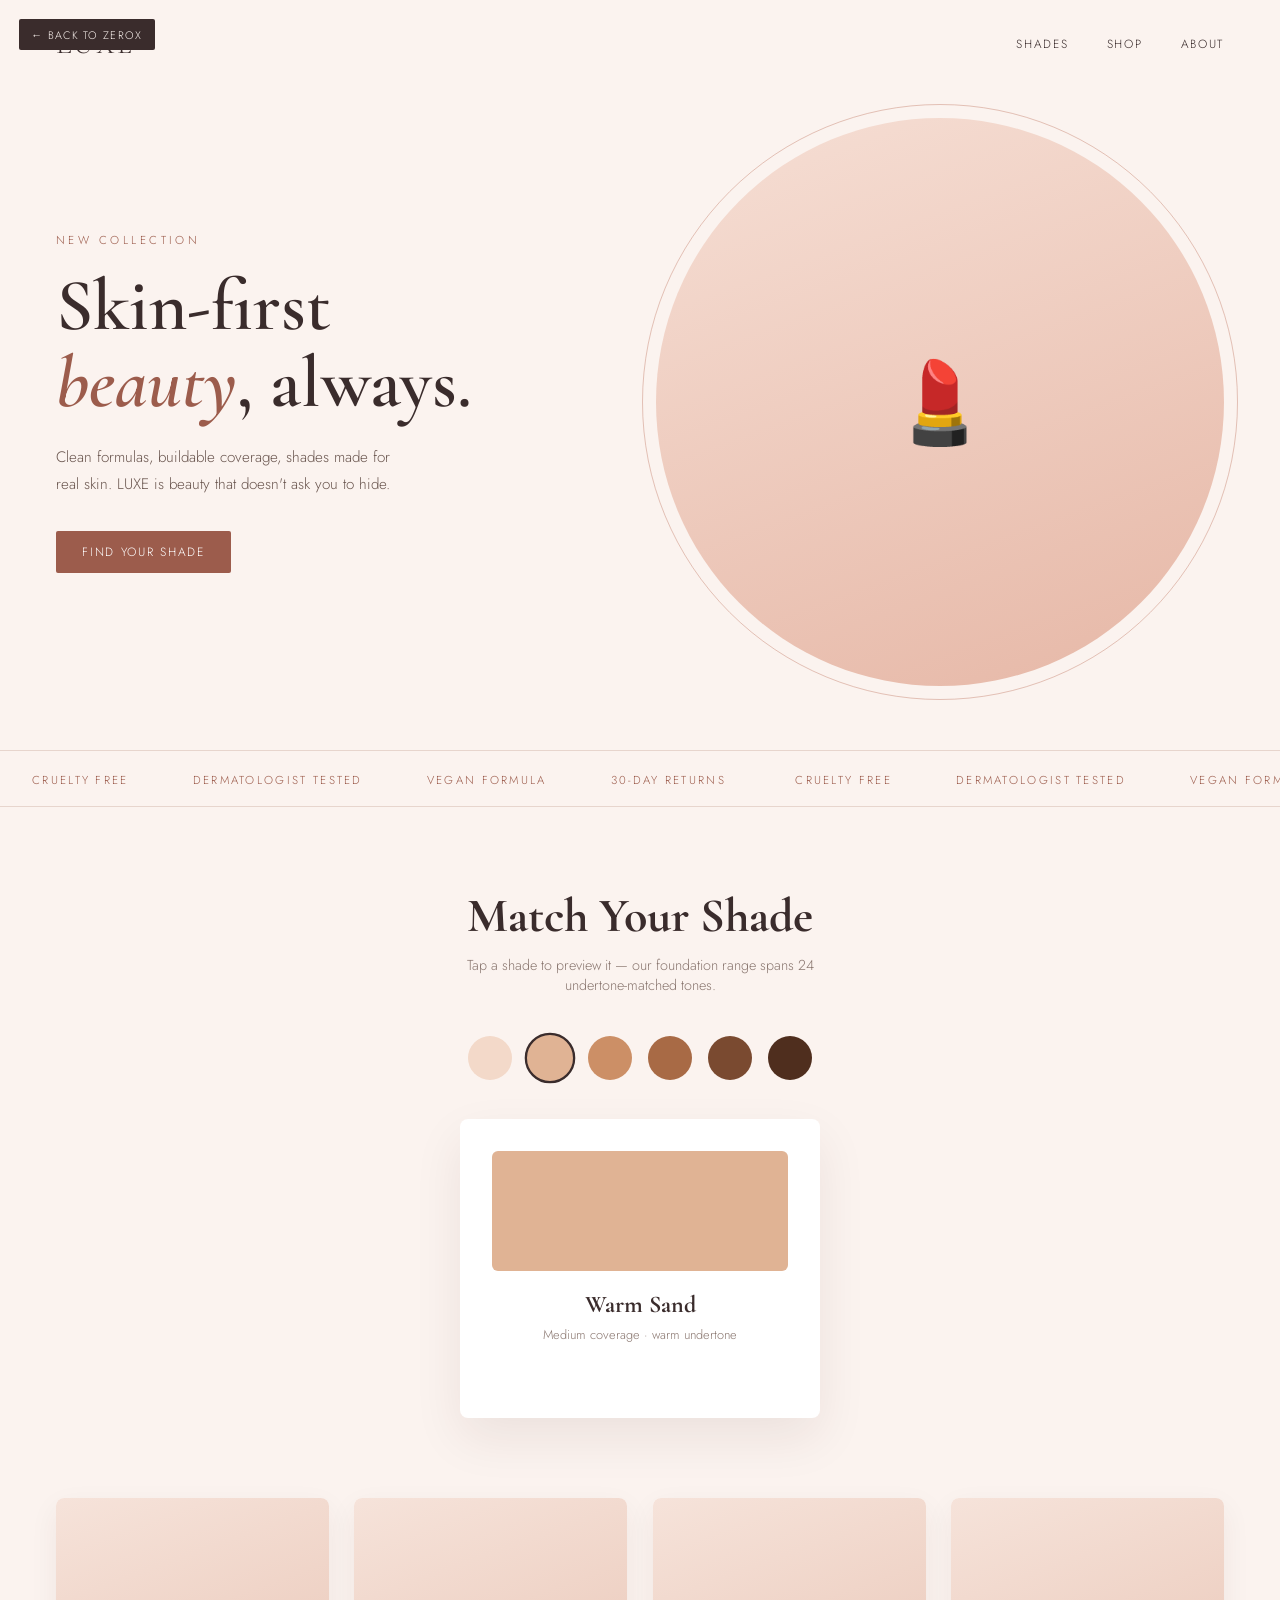
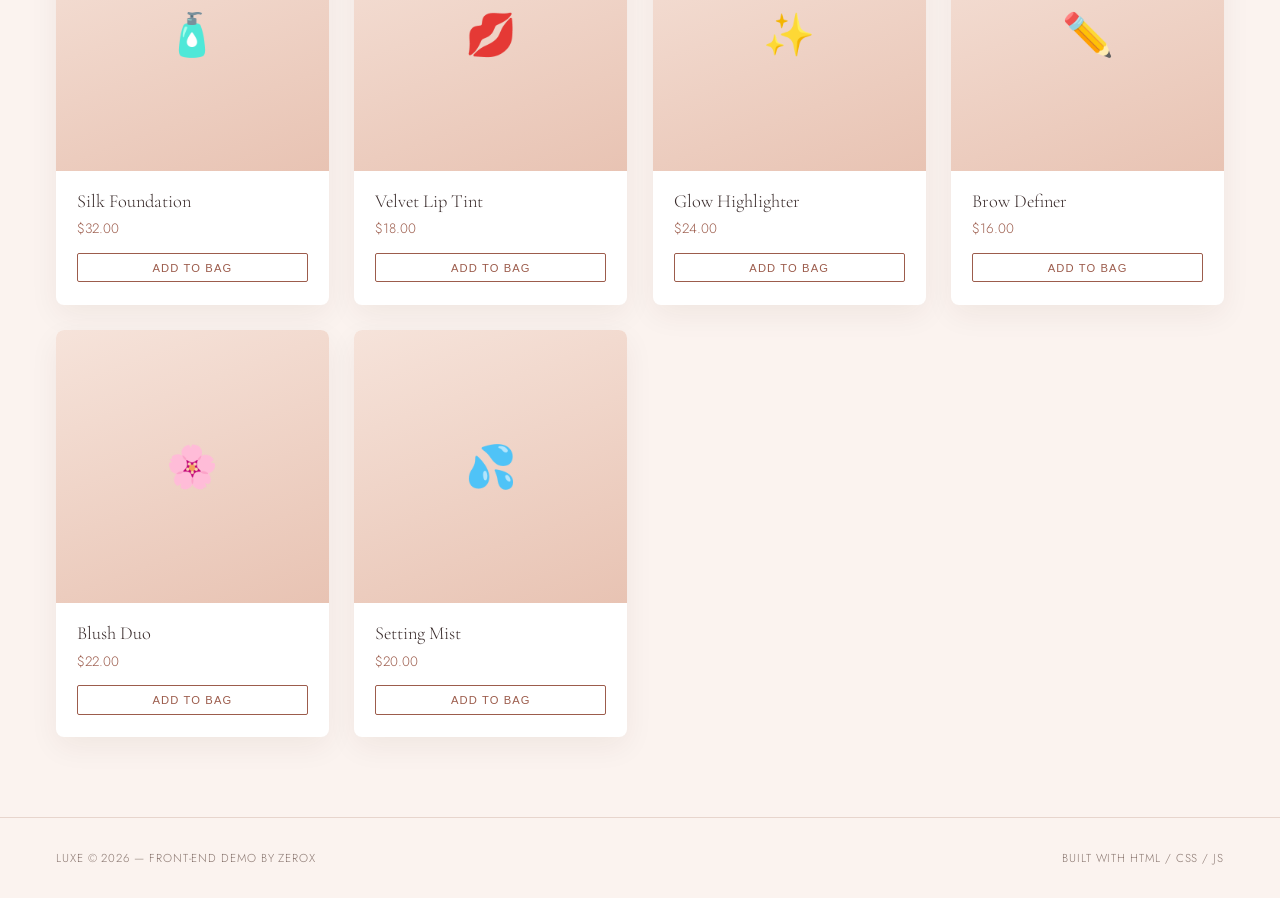
<file: vyra_work/projects/cosmetics/index.html>
<!doctype html>
<html lang="en">
<head>
<meta charset="UTF-8">
<meta name="viewport" content="width=device-width, initial-scale=1.0">
<title>LUXE — Beauty (ZEROX Project)</title>
<link rel="stylesheet" href="https://fonts.googleapis.com/css2?family=Cormorant+Garamond:wght@400;600&family=Jost:wght@300;400;500;600&display=swap">
<style>
  :root{
    --bg:#fbf3ef; --card:#ffffff; --ink:#3a2c2c; --rose:#c98b7a; --rose-deep:#9c5c4c; --line:#e7d5cd;
  }
  *{margin:0;padding:0;box-sizing:border-box;}
  body{ background:var(--bg); color:var(--ink); font-family:'Jost',sans-serif; font-weight:300; }
  .serif{ font-family:'Cormorant Garamond', serif; }
  a{ text-decoration:none; color:inherit; }
  img{ display:block; max-width:100%; }

  .backlink{
    position:fixed; top:1.2rem; left:1.2rem; z-index:200;
    font-size:.68rem; letter-spacing:.12em; text-transform:uppercase;
    background:var(--ink); color:var(--bg); padding:.7em 1.1em; border-radius:2px;
  }

  .topbar{
    display:flex; align-items:center; justify-content:space-between;
    padding:1.6rem clamp(1.2rem,5vw,3.5rem);
  }
  .logo{ font-family:'Cormorant Garamond',serif; font-size:1.8rem; letter-spacing:.08em; }
  .nav-mini{ display:flex; gap:2.4rem; font-size:.74rem; letter-spacing:.14em; text-transform:uppercase; }
  .nav-mini a{ position:relative; }
  .nav-mini a::after{ content:''; position:absolute; bottom:-4px; left:0; width:0; height:1px; background:var(--rose-deep); transition:width .3s; }
  .nav-mini a:hover::after{ width:100%; }

  .hero{ display:grid; grid-template-columns:1fr 1fr; align-items:center; padding:2rem clamp(1.2rem,5vw,3.5rem) 4rem; gap:2rem; }
  @media(max-width:820px){ .hero{ grid-template-columns:1fr; } }
  .hero-copy .eyebrow{ font-size:.72rem; letter-spacing:.3em; text-transform:uppercase; color:var(--rose-deep); margin-bottom:1.2rem; }
  .hero h1{ font-family:'Cormorant Garamond',serif; font-weight:600; font-size:clamp(2.6rem,6vw,4.6rem); line-height:1.05; }
  .hero h1 i{ color:var(--rose-deep); }
  .hero p{ margin:1.4rem 0 2rem; max-width:40ch; color:#6b5750; line-height:1.8; font-size:.95rem; }
  .btn-rose{ display:inline-block; background:var(--rose-deep); color:#fff; padding:1em 2.2em; font-size:.75rem; letter-spacing:.14em; text-transform:uppercase; border-radius:2px; transition:background .3s; }
  .btn-rose:hover{ background:var(--ink); }

  .hero-visual{
    aspect-ratio:1; border-radius:50%; background:linear-gradient(160deg, #f6dfd5, #e6b7a6);
    display:flex; align-items:center; justify-content:center; position:relative;
  }
  .hero-visual span{ font-size:5rem; }
  .hero-visual .ring{ position:absolute; inset:-14px; border:1px solid var(--rose); border-radius:50%; opacity:.5; }

  .marquee-strip{ border-top:1px solid var(--line); border-bottom:1px solid var(--line); padding:1rem 0; overflow:hidden; white-space:nowrap; }
  .marquee-strip .t{ display:inline-block; animation:mv 20s linear infinite; font-size:.72rem; letter-spacing:.2em; text-transform:uppercase; color:var(--rose-deep); }
  .marquee-strip .t span{ margin:0 2rem; }
  @keyframes mv{ from{transform:translateX(0)} to{transform:translateX(-50%)} }

  .shades{ padding:clamp(3rem,7vw,5rem) clamp(1.2rem,5vw,3.5rem); text-align:center; }
  .shades h2{ font-family:'Cormorant Garamond',serif; font-size:clamp(2rem,4vw,3rem); margin-bottom:.6rem; }
  .shades p{ color:#8a7770; max-width:46ch; margin:0 auto 2.6rem; font-size:.9rem; }
  .shade-row{ display:flex; justify-content:center; gap:1rem; flex-wrap:wrap; margin-bottom:2.4rem; }
  .shade-dot{ width:44px; height:44px; border-radius:50%; cursor:pointer; border:2px solid transparent; transition:all .25s; }
  .shade-dot.active{ border-color:var(--ink); transform:scale(1.15); }
  .shade-preview{
    max-width:360px; margin:0 auto; background:var(--card); border-radius:8px; padding:2rem;
    box-shadow:0 20px 50px rgba(60,30,20,.08); transition:background .4s;
  }
  .shade-preview .swatch{ width:100%; height:120px; border-radius:6px; margin-bottom:1.2rem; transition:background .4s; }
  .shade-preview h3{ font-family:'Cormorant Garamond',serif; font-size:1.5rem; }
  .shade-preview p{ font-size:.8rem; color:#8a7770; margin-top:.4rem; }

  .products{ padding:0 clamp(1.2rem,5vw,3.5rem) clamp(3rem,7vw,5rem); }
  .grid{ display:grid; grid-template-columns:repeat(auto-fill,minmax(220px,1fr)); gap:1.6rem; }
  .card{ background:var(--card); border-radius:8px; overflow:hidden; box-shadow:0 10px 30px rgba(60,30,20,.06); transition:transform .3s; }
  .card:hover{ transform:translateY(-6px); }
  .card-img{ aspect-ratio:1; background:linear-gradient(160deg,#f6e3da,#e8c3b3); display:flex; align-items:center; justify-content:center; font-size:2.6rem; }
  .card-body{ padding:1.2rem 1.3rem 1.4rem; }
  .card-name{ font-family:'Cormorant Garamond',serif; font-size:1.15rem; }
  .card-price{ color:var(--rose-deep); font-size:.85rem; margin:.4rem 0 .9rem; }
  .card-body button{ width:100%; background:transparent; border:1px solid var(--rose-deep); color:var(--rose-deep); padding:.7em; font-size:.7rem; letter-spacing:.1em; text-transform:uppercase; cursor:pointer; border-radius:2px; transition:all .25s; }
  .card-body button:hover{ background:var(--rose-deep); color:#fff; }

  .footer-mini{ border-top:1px solid var(--line); padding:2rem clamp(1.2rem,5vw,3.5rem); display:flex; justify-content:space-between; flex-wrap:wrap; gap:1rem; font-size:.72rem; letter-spacing:.08em; text-transform:uppercase; color:#8a7770; }
</style>
</head>
<body>

<a href="../../index.html" class="backlink">← Back to ZEROX</a>

<div class="topbar">
  <div class="logo">LUXE</div>
  <div class="nav-mini">
    <a href="#shades">Shades</a>
    <a href="#products">Shop</a>
    <a href="#">About</a>
  </div>
</div>

<section class="hero">
  <div class="hero-copy">
    <div class="eyebrow">New Collection</div>
    <h1>Skin-first<br><i>beauty</i>, always.</h1>
    <p>Clean formulas, buildable coverage, shades made for real skin. LUXE is beauty that doesn't ask you to hide.</p>
    <a href="#shades" class="btn-rose">Find Your Shade</a>
  </div>
  <div class="hero-visual"><div class="ring"></div><span>💄</span></div>
</section>

<div class="marquee-strip">
  <div class="t">
    <span>CRUELTY FREE</span><span>DERMATOLOGIST TESTED</span><span>VEGAN FORMULA</span><span>30-DAY RETURNS</span>
    <span>CRUELTY FREE</span><span>DERMATOLOGIST TESTED</span><span>VEGAN FORMULA</span><span>30-DAY RETURNS</span>
  </div>
</div>

<section class="shades" id="shades">
  <h2>Match Your Shade</h2>
  <p>Tap a shade to preview it — our foundation range spans 24 undertone-matched tones.</p>
  <div class="shade-row" id="shadeRow"></div>
  <div class="shade-preview">
    <div class="swatch" id="swatch"></div>
    <h3 id="shadeName">Warm Sand</h3>
    <p id="shadeDesc">Medium coverage · warm undertone</p>
  </div>
</section>

<section class="products" id="products">
  <div class="grid" id="grid"></div>
</section>

<footer class="footer-mini">
  <span>LUXE © 2026 — Front-end demo by ZEROX</span>
  <span>Built with HTML / CSS / JS</span>
</footer>

<script>
  const shades = [
    {name:'Porcelain', hex:'#f3d9c9', desc:'Light coverage · cool undertone'},
    {name:'Warm Sand', hex:'#e0b394', desc:'Medium coverage · warm undertone'},
    {name:'Honey', hex:'#cc8f66', desc:'Medium coverage · golden undertone'},
    {name:'Amber', hex:'#a86a45', desc:'Full coverage · warm undertone'},
    {name:'Cocoa', hex:'#7a4a30', desc:'Full coverage · neutral undertone'},
    {name:'Espresso', hex:'#4f2e1e', desc:'Full coverage · deep undertone'},
  ];
  const shadeRow = document.getElementById('shadeRow');
  const swatch = document.getElementById('swatch');
  const shadeName = document.getElementById('shadeName');
  const shadeDesc = document.getElementById('shadeDesc');

  shades.forEach((s,i) => {
    const dot = document.createElement('div');
    dot.className = 'shade-dot' + (i===1 ? ' active' : '');
    dot.style.background = s.hex;
    dot.addEventListener('click', () => {
      document.querySelectorAll('.shade-dot').forEach(d=>d.classList.remove('active'));
      dot.classList.add('active');
      swatch.style.background = s.hex;
      shadeName.textContent = s.name;
      shadeDesc.textContent = s.desc;
    });
    shadeRow.appendChild(dot);
  });
  swatch.style.background = shades[1].hex;

  const products = [
    {name:'Silk Foundation', price:32, emoji:'🧴'},
    {name:'Velvet Lip Tint', price:18, emoji:'💋'},
    {name:'Glow Highlighter', price:24, emoji:'✨'},
    {name:'Brow Definer', price:16, emoji:'✏️'},
    {name:'Blush Duo', price:22, emoji:'🌸'},
    {name:'Setting Mist', price:20, emoji:'💦'},
  ];
  document.getElementById('grid').innerHTML = products.map(p => `
    <div class="card">
      <div class="card-img">${p.emoji}</div>
      <div class="card-body">
        <div class="card-name">${p.name}</div>
        <div class="card-price">$${p.price.toFixed(2)}</div>
        <button>Add to Bag</button>
      </div>
    </div>
  `).join('');
</script>
</body>
</html>
</file>
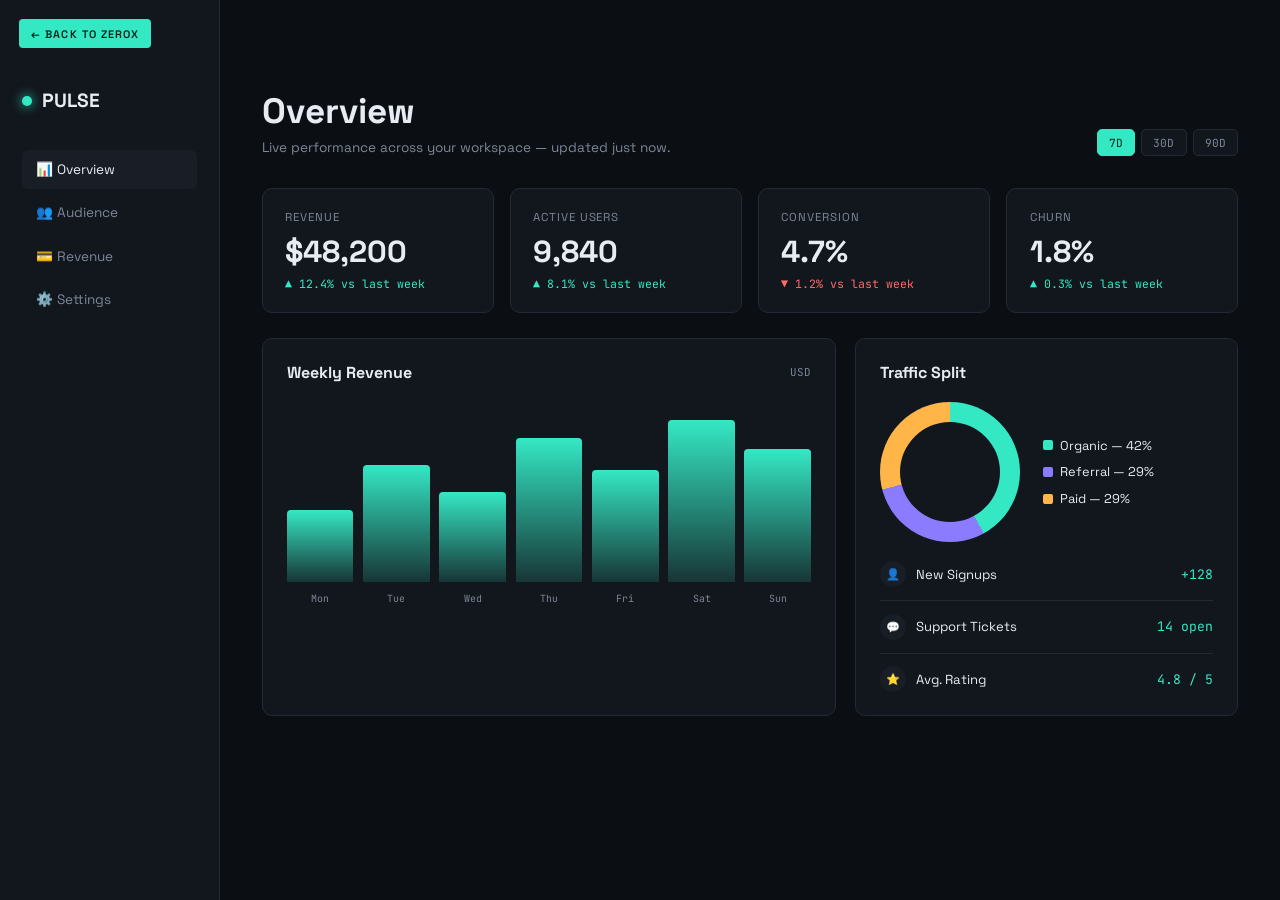
<file: vyra_work/projects/dashboard/index.html>
<!doctype html>
<html lang="en">
<head>
<meta charset="UTF-8">
<meta name="viewport" content="width=device-width, initial-scale=1.0">
<title>PULSE — Analytics Dashboard (ZEROX Project)</title>
<link rel="stylesheet" href="https://fonts.googleapis.com/css2?family=Space+Grotesk:wght@400;500;600;700&family=JetBrains+Mono:wght@400;500&display=swap">
<style>
  :root{
    --bg:#0b0e13; --panel:#12161d; --panel2:#181d26; --line:#232a35;
    --ink:#e7ecf3; --dim:#7c8798; --teal:#35e8c4; --violet:#8a7bff; --amber:#ffb547;
  }
  *{margin:0;padding:0;box-sizing:border-box;}
  body{ background:var(--bg); color:var(--ink); font-family:'Space Grotesk',sans-serif; }
  .mono{ font-family:'JetBrains Mono',monospace; }
  a{ text-decoration:none; color:inherit; }

  .backlink{
    position:fixed; top:1.2rem; left:1.2rem; z-index:200;
    font-size:.68rem; letter-spacing:.1em; text-transform:uppercase;
    background:var(--teal); color:#05201a; padding:.7em 1.1em; border-radius:4px; font-weight:600;
  }

  .shell{ display:grid; grid-template-columns:220px 1fr; min-height:100vh; }
  @media(max-width:800px){ .shell{ grid-template-columns:1fr; } }

  .sidebar{ background:var(--panel); border-right:1px solid var(--line); padding:5.5rem 1.4rem 2rem; display:flex; flex-direction:column; gap:.3rem; }
  @media(max-width:800px){ .sidebar{ display:none; } }
  .sb-logo{ font-weight:700; font-size:1.2rem; margin-bottom:2rem; display:flex; align-items:center; gap:.5em; }
  .sb-logo .dot{ width:10px; height:10px; border-radius:50%; background:var(--teal); box-shadow:0 0 12px var(--teal); }
  .sb-link{ padding:.8em 1em; border-radius:6px; font-size:.85rem; color:var(--dim); display:flex; align-items:center; gap:.7em; }
  .sb-link.active{ background:var(--panel2); color:var(--ink); }
  .sb-link:hover{ color:var(--ink); }

  .main{ padding:5.5rem clamp(1.2rem,4vw,2.6rem) 3rem; }
  .top-row{ display:flex; justify-content:space-between; align-items:flex-end; flex-wrap:wrap; gap:1rem; margin-bottom:2rem; }
  .top-row h1{ font-size:clamp(1.6rem,3vw,2.2rem); }
  .top-row p{ color:var(--dim); font-size:.85rem; margin-top:.4rem; }
  .range-pick{ display:flex; gap:.4rem; }
  .range-pick button{
    font-family:'JetBrains Mono',monospace; font-size:.7rem; padding:.5em 1em; border:1px solid var(--line);
    background:var(--panel); color:var(--dim); border-radius:5px; cursor:pointer; transition:all .2s;
  }
  .range-pick button.active{ background:var(--teal); color:#05201a; border-color:var(--teal); }

  .stat-grid{ display:grid; grid-template-columns:repeat(auto-fit,minmax(200px,1fr)); gap:1rem; margin-bottom:1.6rem; }
  .stat-card{ background:var(--panel); border:1px solid var(--line); border-radius:10px; padding:1.3rem 1.4rem; }
  .stat-card .lbl{ font-size:.72rem; text-transform:uppercase; letter-spacing:.08em; color:var(--dim); }
  .stat-card .val{ font-size:1.9rem; font-weight:700; margin:.5rem 0 .3rem; }
  .stat-card .delta{ font-family:'JetBrains Mono',monospace; font-size:.72rem; }
  .delta.up{ color:var(--teal); } .delta.down{ color:#ff6b6b; }

  .panels{ display:grid; grid-template-columns:1.5fr 1fr; gap:1.2rem; }
  @media(max-width:900px){ .panels{ grid-template-columns:1fr; } }
  .panel{ background:var(--panel); border:1px solid var(--line); border-radius:10px; padding:1.4rem 1.5rem; }
  .panel h3{ font-size:1rem; margin-bottom:1.2rem; display:flex; justify-content:space-between; align-items:center; }
  .panel h3 span{ font-family:'JetBrains Mono',monospace; font-size:.68rem; color:var(--dim); font-weight:400; }

  .chart{ display:flex; align-items:flex-end; gap:.6rem; height:180px; }
  .bar{ flex:1; background:linear-gradient(180deg, var(--teal), rgba(53,232,196,.15)); border-radius:4px 4px 0 0; position:relative; transition:transform .3s; height:0; }
  .bar:hover{ transform:scaleY(1.03); filter:brightness(1.2); }
  .chart-labels{ display:flex; gap:.6rem; margin-top:.6rem; }
  .chart-labels span{ flex:1; text-align:center; font-family:'JetBrains Mono',monospace; font-size:.62rem; color:var(--dim); }

  .donut-wrap{ display:flex; align-items:center; gap:1.4rem; flex-wrap:wrap; }
  .donut{ width:140px; height:140px; border-radius:50%; background:conic-gradient(var(--teal) 0 42%, var(--violet) 42% 71%, var(--amber) 71% 100%); position:relative; flex-shrink:0; }
  .donut::after{ content:''; position:absolute; inset:20px; border-radius:50%; background:var(--panel); }
  .legend{ display:flex; flex-direction:column; gap:.6rem; font-size:.8rem; }
  .legend div{ display:flex; align-items:center; gap:.6em; }
  .legend i{ width:10px; height:10px; border-radius:2px; display:inline-block; }

  .row-list{ margin-top:1.2rem; display:flex; flex-direction:column; gap:.8rem; }
  .row-item{ display:flex; justify-content:space-between; align-items:center; font-size:.82rem; padding-bottom:.8rem; border-bottom:1px solid var(--line); }
  .row-item:last-child{ border:none; padding-bottom:0; }
  .row-item .name{ display:flex; align-items:center; gap:.7em; }
  .row-item .avatar{ width:26px; height:26px; border-radius:50%; background:var(--panel2); display:flex; align-items:center; justify-content:center; font-size:.7rem; }
  .row-item .amt{ font-family:'JetBrains Mono',monospace; color:var(--teal); }
</style>
</head>
<body>

<a href="../../index.html" class="backlink">← Back to ZEROX</a>

<div class="shell">
  <aside class="sidebar">
    <div class="sb-logo"><div class="dot"></div>PULSE</div>
    <a class="sb-link active">📊 Overview</a>
    <a class="sb-link">👥 Audience</a>
    <a class="sb-link">💳 Revenue</a>
    <a class="sb-link">⚙️ Settings</a>
  </aside>

  <main class="main">
    <div class="top-row">
      <div>
        <h1>Overview</h1>
        <p>Live performance across your workspace — updated just now.</p>
      </div>
      <div class="range-pick">
        <button class="active">7D</button>
        <button>30D</button>
        <button>90D</button>
      </div>
    </div>

    <div class="stat-grid">
      <div class="stat-card"><div class="lbl">Revenue</div><div class="val" id="v1">$0</div><div class="delta up">▲ 12.4% vs last week</div></div>
      <div class="stat-card"><div class="lbl">Active Users</div><div class="val" id="v2">0</div><div class="delta up">▲ 8.1% vs last week</div></div>
      <div class="stat-card"><div class="lbl">Conversion</div><div class="val" id="v3">0%</div><div class="delta down">▼ 1.2% vs last week</div></div>
      <div class="stat-card"><div class="lbl">Churn</div><div class="val" id="v4">0%</div><div class="delta up">▲ 0.3% vs last week</div></div>
    </div>

    <div class="panels">
      <div class="panel">
        <h3>Weekly Revenue <span>USD</span></h3>
        <div class="chart" id="chart"></div>
        <div class="chart-labels"><span>Mon</span><span>Tue</span><span>Wed</span><span>Thu</span><span>Fri</span><span>Sat</span><span>Sun</span></div>
      </div>
      <div class="panel">
        <h3>Traffic Split</h3>
        <div class="donut-wrap">
          <div class="donut"></div>
          <div class="legend">
            <div><i style="background:var(--teal)"></i> Organic — 42%</div>
            <div><i style="background:var(--violet)"></i> Referral — 29%</div>
            <div><i style="background:var(--amber)"></i> Paid — 29%</div>
          </div>
        </div>
        <div class="row-list">
          <div class="row-item"><div class="name"><span class="avatar">👤</span> New Signups</div><span class="amt">+128</span></div>
          <div class="row-item"><div class="name"><span class="avatar">💬</span> Support Tickets</div><span class="amt">14 open</span></div>
          <div class="row-item"><div class="name"><span class="avatar">⭐</span> Avg. Rating</div><span class="amt">4.8 / 5</span></div>
        </div>
      </div>
    </div>
  </main>
</div>

<script>
  function animateNumber(el, end, prefix='', suffix=''){
    let cur = 0; const dur = 1200; const start = performance.now();
    function tick(now){
      const p = Math.min(1, (now - start)/dur);
      const eased = 1 - Math.pow(1-p, 3);
      cur = Math.round(end * eased);
      el.textContent = prefix + cur.toLocaleString() + suffix;
      if(p < 1) requestAnimationFrame(tick);
    }
    requestAnimationFrame(tick);
  }
  animateNumber(document.getElementById('v1'), 48200, '$');
  animateNumber(document.getElementById('v2'), 9840);
  animateNumber(document.getElementById('v3'), 4, '', '.7%');
  animateNumber(document.getElementById('v4'), 1, '', '.8%');

  const data = [40, 65, 50, 80, 62, 90, 74];
  const chart = document.getElementById('chart');
  data.forEach((v,i) => {
    const bar = document.createElement('div');
    bar.className = 'bar';
    chart.appendChild(bar);
    setTimeout(() => { bar.style.height = v + '%'; }, 100 + i*90);
  });

  document.querySelectorAll('.range-pick button').forEach(btn => {
    btn.addEventListener('click', () => {
      document.querySelectorAll('.range-pick button').forEach(b=>b.classList.remove('active'));
      btn.classList.add('active');
    });
  });
</script>
</body>
</html>
</file>
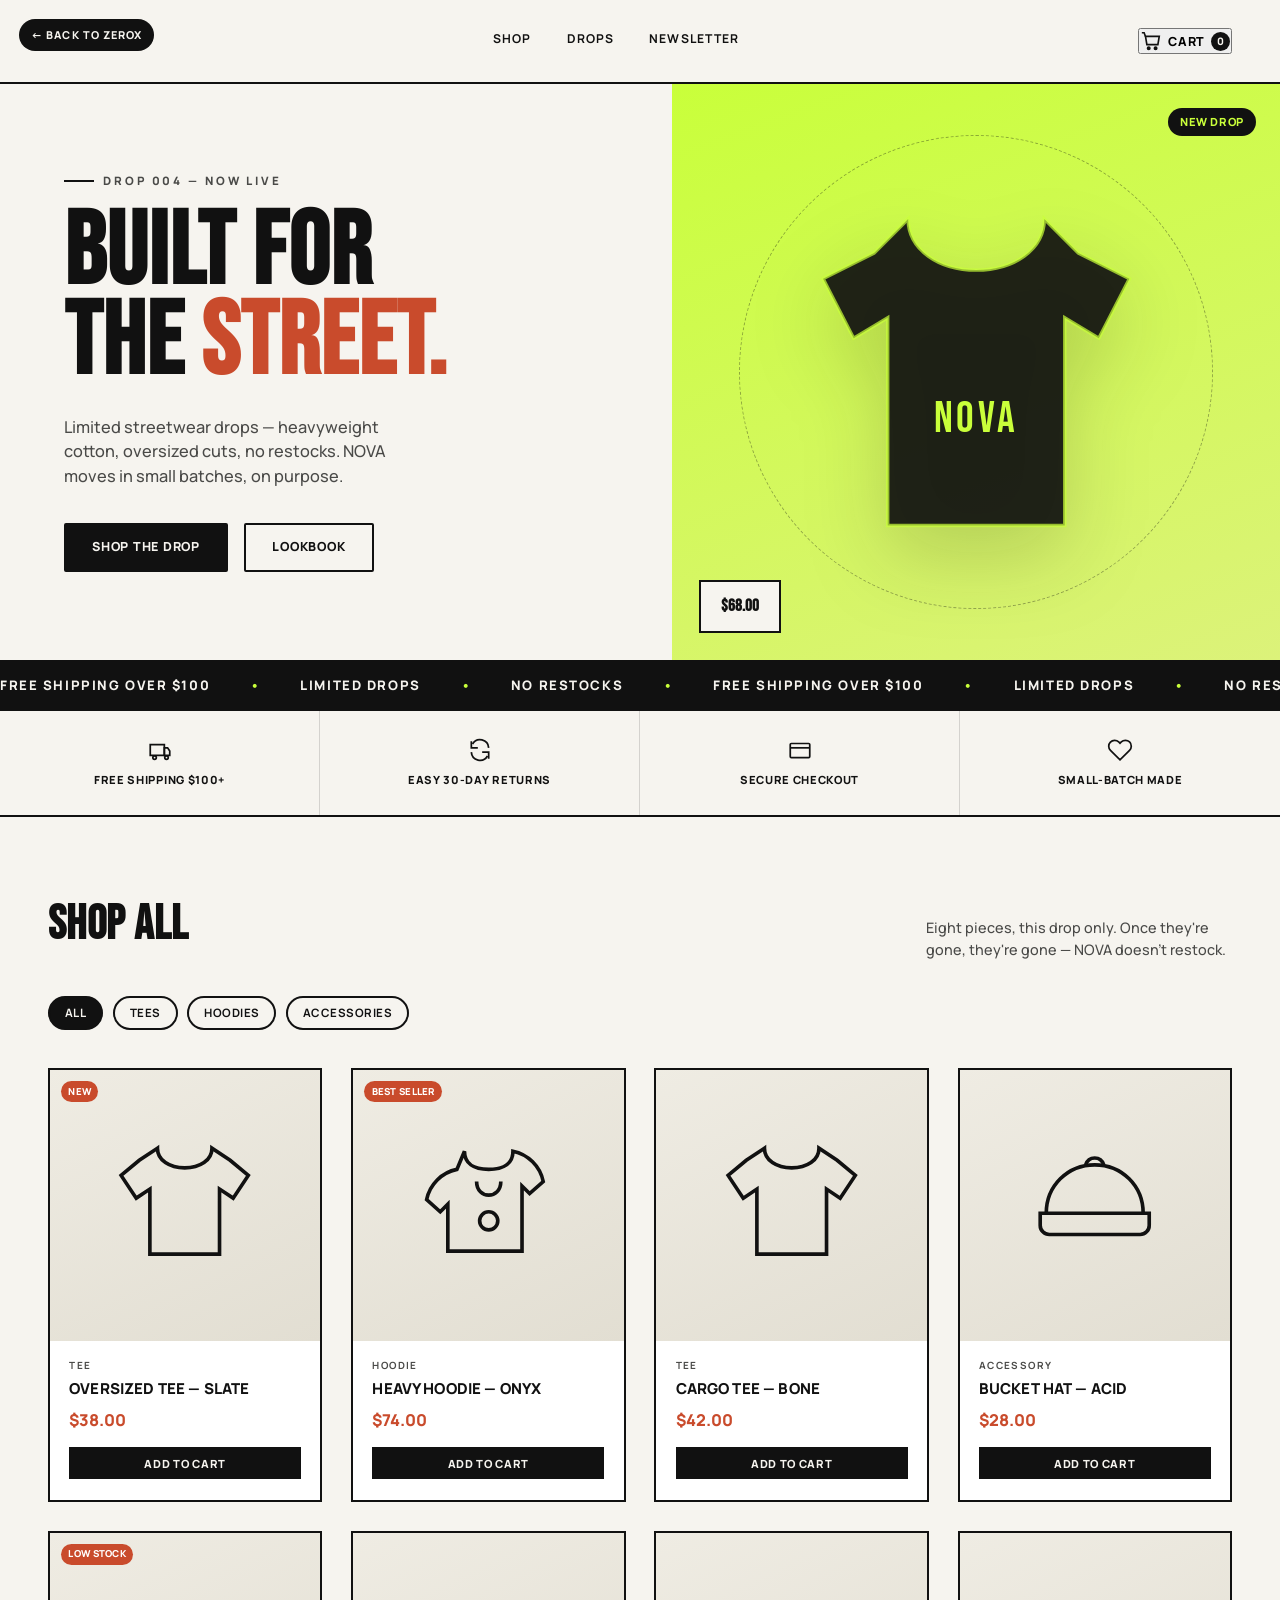
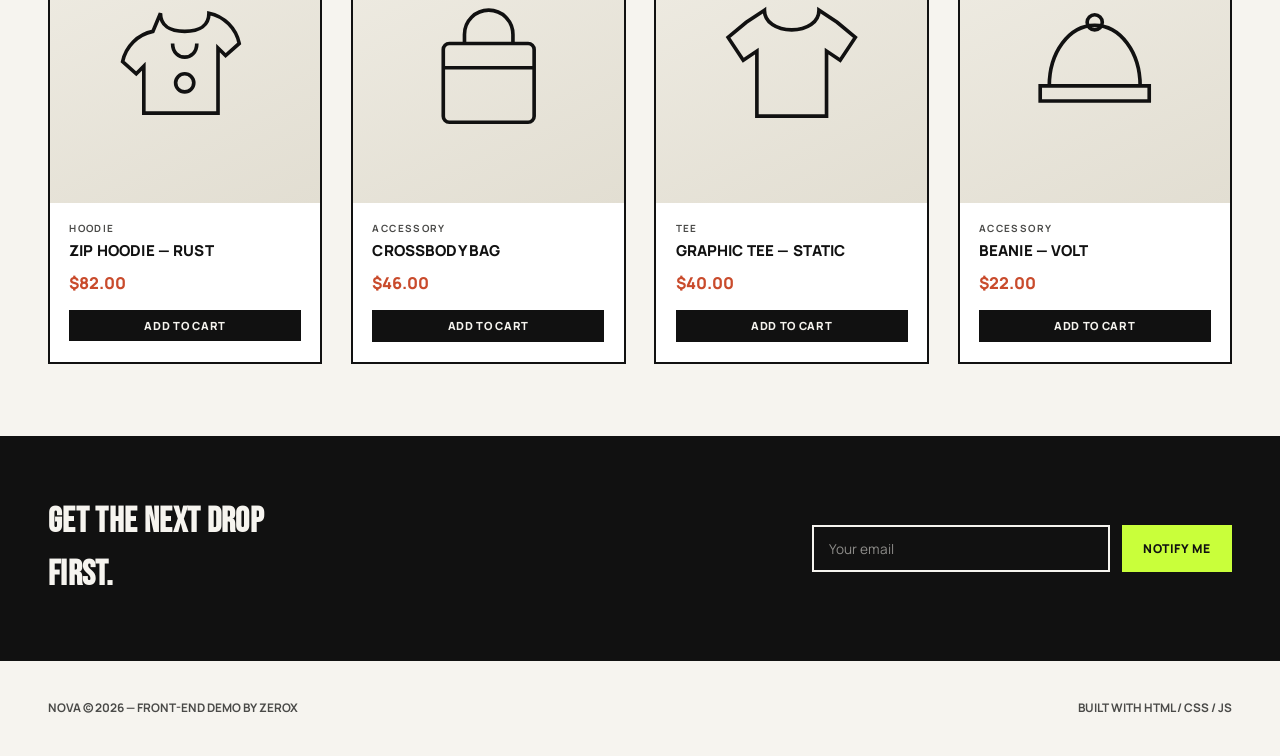
<file: vyra_work/projects/ecommerce/index.html>
<!doctype html>
<html lang="en">
<head>
<meta charset="UTF-8">
<meta name="viewport" content="width=device-width, initial-scale=1.0">
<title>NOVA — Heavyweight Streetwear (ZEROX Project)</title>
<meta name="description" content="NOVA — limited-batch streetwear. Heavyweight cotton, oversized cuts, no restocks.">
<link rel="preconnect" href="https://fonts.googleapis.com">
<link rel="stylesheet" href="https://fonts.googleapis.com/css2?family=Bebas+Neue&family=Manrope:wght@400;500;600;700;800&display=swap">
<style>
  :root{
    --bg:#f6f4ef; --panel:#ffffff; --ink:#111111; --ink-soft:#4a4a48; --line:#111111;
    --accent:#c9ff3a; --accent-deep:#7a9c1c; --price:#c94b2c;
    --ease: cubic-bezier(.22,1,.36,1);
  }
  *{ margin:0; padding:0; box-sizing:border-box; }
  html{ scroll-behavior:smooth; }
  body{ background:var(--bg); color:var(--ink); font-family:'Manrope',sans-serif; line-height:1.5; -webkit-font-smoothing:antialiased; }
  .disp{ font-family:'Bebas Neue', sans-serif; text-transform:uppercase; letter-spacing:.01em; }
  img,svg{ display:block; max-width:100%; }
  a{ color:inherit; text-decoration:none; }
  button{ font-family:inherit; cursor:pointer; }
  ::selection{ background:var(--ink); color:var(--accent); }

  .backlink{
    position:fixed; top:1.2rem; left:1.2rem; z-index:300;
    font-size:.68rem; letter-spacing:.1em; text-transform:uppercase; font-weight:800;
    background:var(--ink); color:var(--bg); padding:.7em 1.1em; border-radius:30px;
    transition:transform .3s var(--ease);
  }
  .backlink:hover{ transform:translateX(-3px); }

  /* ---------- topbar ---------- */
  .topbar{
    position:sticky; top:0; z-index:100; background:var(--bg);
    display:flex; align-items:center; justify-content:space-between;
    padding:1.3rem clamp(1.2rem,5vw,3rem); border-bottom:2px solid var(--ink);
  }
  .logo{ font-size:1.7rem; letter-spacing:.03em; }
  .nav-mini{ display:flex; gap:2.2rem; font-size:.76rem; letter-spacing:.09em; text-transform:uppercase; font-weight:700; }
  .nav-mini a{ position:relative; padding-bottom:.2rem; }
  .nav-mini a::after{ content:''; position:absolute; left:0; bottom:0; width:0; height:2px; background:var(--ink); transition:width .3s var(--ease); }
  .nav-mini a:hover::after{ width:100%; }
  .top-actions{ display:flex; align-items:center; gap:1.4rem; }
  .icon-btn{ display:flex; align-items:center; justify-content:center; width:22px; height:22px; }
  .cart-btn{ position:relative; display:flex; align-items:center; gap:.5em; font-weight:800; font-size:.78rem; text-transform:uppercase; letter-spacing:.05em; }
  .cart-count{
    background:var(--ink); color:var(--bg); width:19px; height:19px; border-radius:50%;
    display:flex; align-items:center; justify-content:center; font-size:.64rem; font-weight:800;
  }

  /* ---------- hero ---------- */
  .hero{ display:grid; grid-template-columns:1.05fr .95fr; border-bottom:2px solid var(--ink); }
  @media(max-width:820px){ .hero{ grid-template-columns:1fr; } }
  .hero-copy{ padding:clamp(3rem,7vw,5.5rem) clamp(1.5rem,6vw,4rem); display:flex; flex-direction:column; justify-content:center; }
  .hero-eyebrow{ font-size:.72rem; letter-spacing:.25em; text-transform:uppercase; font-weight:800; color:var(--ink-soft); margin-bottom:1.2rem; display:flex; align-items:center; gap:.8em; }
  .hero-eyebrow::before{ content:''; width:30px; height:2px; background:var(--ink); }
  .hero-copy h1{ font-size:clamp(3.2rem,8vw,6.4rem); line-height:.88; }
  .hero-copy h1 .hl{ color:var(--price); }
  .hero-copy p{ margin:1.6rem 0 2.2rem; max-width:36ch; font-weight:500; color:var(--ink-soft); font-size:1.02rem; }
  .cta-row{ display:flex; gap:1rem; flex-wrap:wrap; }
  .btn-a, .btn-b{
    padding:1.05em 2.1em; font-weight:800; text-transform:uppercase; font-size:.78rem; letter-spacing:.06em;
    border-radius:2px; transition:all .35s var(--ease); display:inline-flex; align-items:center; gap:.5em;
  }
  .btn-a{ background:var(--ink); color:var(--bg); border:2px solid var(--ink); }
  .btn-a:hover{ background:transparent; color:var(--ink); }
  .btn-b{ border:2px solid var(--ink); background:transparent; }
  .btn-b:hover{ background:var(--ink); color:var(--bg); }

  .hero-visual{
    background:linear-gradient(160deg, var(--accent) 0%, #dcf27a 100%);
    position:relative; overflow:hidden; min-height:380px;
    display:flex; align-items:center; justify-content:center;
  }
  .hero-visual .ring{
    position:absolute; width:78%; aspect-ratio:1; border:1.5px dashed rgba(17,17,17,.35); border-radius:50%;
    animation:spin 34s linear infinite;
  }
  @keyframes spin{ to{ transform:rotate(360deg); } }
  .hero-garment{ position:relative; z-index:2; width:56%; filter:drop-shadow(0 30px 40px rgba(17,17,17,.18)); }
  .hero-visual .badge{
    position:absolute; top:1.5rem; right:1.5rem; z-index:3; background:var(--ink); color:var(--accent);
    padding:.5em 1.1em; font-size:.7rem; font-weight:800; text-transform:uppercase; border-radius:20px; letter-spacing:.05em;
  }
  .hero-visual .price-tag{
    position:absolute; bottom:1.7rem; left:1.7rem; z-index:3; background:var(--bg); border:2px solid var(--ink);
    padding:.7em 1.15em; font-weight:800; font-size:1.05rem;
  }

  /* ---------- marquee ---------- */
  .marquee{ background:var(--ink); color:var(--bg); overflow:hidden; white-space:nowrap; border-bottom:2px solid var(--ink); }
  .marquee-track{ display:inline-block; padding:.85rem 0; animation:marquee 22s linear infinite; font-weight:800; text-transform:uppercase; letter-spacing:.12em; font-size:.82rem; }
  .marquee-track span{ margin:0 2.2rem; color:var(--accent); }
  @keyframes marquee{ from{ transform:translateX(0); } to{ transform:translateX(-50%); } }

  /* ---------- value props ---------- */
  .value-row{
    display:grid; grid-template-columns:repeat(4,1fr); border-bottom:2px solid var(--ink);
  }
  @media(max-width:760px){ .value-row{ grid-template-columns:repeat(2,1fr); } }
  .value-item{
    padding:1.6rem 1.2rem; display:flex; flex-direction:column; align-items:center; text-align:center; gap:.6rem;
    border-right:1px solid rgba(17,17,17,.15);
  }
  .value-item:last-child{ border-right:none; }
  .value-item svg{ width:26px; height:26px; }
  .value-item span{ font-size:.7rem; font-weight:800; text-transform:uppercase; letter-spacing:.06em; }

  /* ---------- products ---------- */
  .products{ padding:clamp(3rem,7vw,4.5rem) clamp(1.2rem,5vw,3rem); }
  .products-head{ display:flex; justify-content:space-between; align-items:flex-end; flex-wrap:wrap; gap:1.4rem; margin-bottom:2.2rem; }
  .products-head h2{ font-size:clamp(2rem,4.4vw,3rem); }
  .products-head p{ color:var(--ink-soft); font-size:.9rem; max-width:34ch; font-weight:500; }
  .filter-row{ display:flex; gap:.6rem; margin-bottom:2.4rem; flex-wrap:wrap; }
  .filter-row button{
    font-weight:700; text-transform:uppercase; font-size:.72rem; letter-spacing:.04em;
    border:2px solid var(--ink); background:transparent; color:var(--ink); padding:.65em 1.3em; border-radius:30px;
    transition:all .3s var(--ease);
  }
  .filter-row button.active, .filter-row button:hover{ background:var(--ink); color:var(--bg); }

  .grid{ display:grid; grid-template-columns:repeat(auto-fill,minmax(250px,1fr)); gap:1.8rem; }
  .card{
    border:2px solid var(--ink); background:var(--panel); display:flex; flex-direction:column;
    transition:transform .45s var(--ease), box-shadow .45s var(--ease); position:relative; overflow:hidden;
  }
  .card:hover{ transform:translateY(-8px); box-shadow:10px 14px 0 var(--ink); }
  .card-img{
    aspect-ratio:1; position:relative; overflow:hidden; display:flex; align-items:center; justify-content:center;
    background:linear-gradient(155deg, #efece3, #e2ded2);
  }
  .card-img svg{ width:56%; height:56%; transition:transform .5s var(--ease); }
  .card:hover .card-img svg{ transform:scale(1.08) rotate(-2deg); }
  .card-tag{
    position:absolute; top:.7rem; left:.7rem; z-index:2; background:var(--price); color:#fff;
    font-size:.6rem; font-weight:800; padding:.35em .75em; text-transform:uppercase; letter-spacing:.03em; border-radius:20px;
  }
  .quick-add{
    position:absolute; left:0; right:0; bottom:-100%; z-index:2; background:var(--ink); color:var(--bg);
    text-align:center; padding:.7em; font-size:.68rem; font-weight:800; text-transform:uppercase; letter-spacing:.06em;
    transition:bottom .35s var(--ease);
  }
  .card:hover .quick-add{ bottom:0; }
  .card-body{ padding:1.1rem 1.2rem 1.3rem; }
  .card-cat{ font-size:.62rem; font-weight:700; letter-spacing:.14em; text-transform:uppercase; color:var(--ink-soft); margin-bottom:.3rem; }
  .card-name{ font-weight:800; text-transform:uppercase; font-size:.94rem; letter-spacing:.01em; }
  .card-price{ font-weight:800; color:var(--price); margin:.5rem 0 .9rem; font-size:1.02rem; }
  .add-btn{
    width:100%; background:var(--ink); color:var(--bg); padding:.75em; font-weight:800; text-transform:uppercase;
    font-size:.7rem; border:none; letter-spacing:.06em; transition:background .25s var(--ease);
  }
  .add-btn:hover{ background:var(--price); }

  /* ---------- newsletter ---------- */
  .newsletter{
    border-top:2px solid var(--ink); border-bottom:2px solid var(--ink);
    padding:clamp(2.8rem,6vw,3.6rem) clamp(1.2rem,5vw,3rem);
    display:flex; justify-content:space-between; align-items:center; gap:2rem; flex-wrap:wrap;
    background:var(--ink); color:var(--bg);
  }
  .newsletter h3{ font-size:clamp(1.6rem,3.4vw,2.2rem); max-width:20ch; }
  .newsletter form{ display:flex; gap:.7rem; flex-wrap:wrap; flex:1; max-width:420px; }
  .newsletter input{
    flex:1; min-width:180px; background:transparent; border:2px solid var(--bg); color:var(--bg);
    padding:.9em 1.1em; font-family:inherit; font-size:.85rem;
  }
  .newsletter input::placeholder{ color:rgba(246,244,239,.55); }
  .newsletter button{ background:var(--accent); color:var(--ink); border:2px solid var(--accent); padding:.9em 1.6em; font-weight:800; text-transform:uppercase; font-size:.76rem; letter-spacing:.05em; transition:all .3s var(--ease); }
  .newsletter button:hover{ background:transparent; color:var(--accent); }

  /* ---------- footer ---------- */
  .footer-mini{
    padding:2.4rem clamp(1.2rem,5vw,3rem); display:flex; justify-content:space-between; flex-wrap:wrap; gap:1rem;
    font-size:.74rem; font-weight:700; text-transform:uppercase; color:var(--ink-soft);
  }

  /* ---------- cart drawer ---------- */
  .overlay{ position:fixed; inset:0; background:rgba(17,17,17,.4); opacity:0; visibility:hidden; transition:opacity .4s var(--ease), visibility .4s var(--ease); z-index:400; }
  .overlay.open{ opacity:1; visibility:visible; }
  .drawer{
    position:fixed; top:0; right:0; height:100%; width:min(92vw,420px); background:var(--bg); z-index:401;
    display:flex; flex-direction:column; transform:translateX(100%); transition:transform .5s var(--ease);
    border-left:2px solid var(--ink);
  }
  .drawer.open{ transform:translateX(0); }
  .drawer-head{ display:flex; justify-content:space-between; align-items:center; padding:1.4rem 1.5rem; border-bottom:2px solid var(--ink); }
  .drawer-head h4{ font-size:1.1rem; text-transform:uppercase; letter-spacing:.05em; }
  .drawer-close{ background:none; border:none; font-size:1.4rem; line-height:1; }
  .drawer-items{ flex:1; overflow-y:auto; padding:1rem 1.5rem; display:flex; flex-direction:column; gap:1rem; }
  .drawer-empty{ color:var(--ink-soft); font-size:.9rem; text-align:center; margin-top:3rem; }
  .drawer-item{ display:flex; gap:.9rem; align-items:center; border-bottom:1px solid rgba(17,17,17,.12); padding-bottom:1rem; }
  .drawer-item-thumb{ width:56px; height:56px; background:linear-gradient(155deg,#efece3,#e2ded2); border:1px solid var(--ink); flex-shrink:0; display:flex; align-items:center; justify-content:center; }
  .drawer-item-thumb svg{ width:60%; height:60%; }
  .drawer-item-info{ flex:1; }
  .drawer-item-name{ font-weight:700; font-size:.84rem; text-transform:uppercase; }
  .drawer-item-price{ font-size:.8rem; color:var(--price); font-weight:700; margin-top:.2rem; }
  .drawer-item-remove{ background:none; border:none; font-size:.68rem; text-transform:uppercase; font-weight:700; color:var(--ink-soft); text-decoration:underline; margin-top:.3rem; }
  .drawer-foot{ border-top:2px solid var(--ink); padding:1.4rem 1.5rem 1.7rem; }
  .drawer-total{ display:flex; justify-content:space-between; font-weight:800; font-size:1.05rem; margin-bottom:1rem; text-transform:uppercase; }
  .drawer-checkout{ width:100%; background:var(--ink); color:var(--bg); padding:1em; font-weight:800; text-transform:uppercase; font-size:.82rem; border:none; letter-spacing:.05em; }
</style>
</head>
<body>

<a href="../../index.html" class="backlink">← Back to ZEROX</a>

<div class="topbar">
  <div class="logo disp">NOVA</div>
  <div class="nav-mini">
    <a href="#products">Shop</a>
    <a href="#drops">Drops</a>
    <a href="#newsletter">Newsletter</a>
  </div>
  <div class="top-actions">
    <button class="cart-btn" id="cartOpen">
      <svg class="icon-btn" viewBox="0 0 24 24" fill="none" stroke="#111" stroke-width="1.8"><path d="M6 7h15l-1.5 9h-12z"/><path d="M6 7 4.5 3H2"/><circle cx="9.5" cy="20" r="1.3" fill="#111"/><circle cx="17" cy="20" r="1.3" fill="#111"/></svg>
      Cart <span class="cart-count" id="cartCount">0</span>
    </button>
  </div>
</div>

<section class="hero">
  <div class="hero-copy">
    <div class="hero-eyebrow">Drop 004 — Now Live</div>
    <h1 class="disp">Built for<br>the <span class="hl">street.</span></h1>
    <p>Limited streetwear drops — heavyweight cotton, oversized cuts, no restocks. NOVA moves in small batches, on purpose.</p>
    <div class="cta-row">
      <a href="#products" class="btn-a">Shop the Drop</a>
      <a href="#drops" class="btn-b">Lookbook</a>
    </div>
  </div>
  <div class="hero-visual">
    <div class="ring"></div>
    <svg class="hero-garment" viewBox="0 0 200 220" xmlns="http://www.w3.org/2000/svg">
      <path d="M60 20 L40 40 L10 55 L28 90 L48 78 L48 200 L152 200 L152 78 L172 90 L190 55 L160 40 L140 20 C140 38 122 50 100 50 C78 50 60 38 60 20 Z"
            fill="#111111" opacity=".92"/>
      <path d="M60 20 L40 40 L10 55 L28 90 L48 78 L48 200 L152 200 L152 78 L172 90 L190 55 L160 40 L140 20 C140 38 122 50 100 50 C78 50 60 38 60 20 Z"
            fill="none" stroke="#c9ff3a" stroke-width="2" opacity=".7"/>
      <text x="100" y="145" text-anchor="middle" font-family="Bebas Neue, sans-serif" font-size="26" fill="#c9ff3a" letter-spacing="2">NOVA</text>
    </svg>
    <span class="badge">New Drop</span>
    <span class="price-tag disp">$68.00</span>
  </div>
</section>

<div class="marquee">
  <div class="marquee-track">
    FREE SHIPPING OVER $100 <span>•</span> LIMITED DROPS <span>•</span> NO RESTOCKS <span>•</span>
    FREE SHIPPING OVER $100 <span>•</span> LIMITED DROPS <span>•</span> NO RESTOCKS <span>•</span>
  </div>
</div>

<div class="value-row">
  <div class="value-item">
    <svg viewBox="0 0 24 24" fill="none" stroke="#111" stroke-width="1.6"><path d="M3 7h13v10H3z"/><path d="M16 10h3l2 3v4h-5z"/><circle cx="7" cy="19" r="1.6"/><circle cx="18" cy="19" r="1.6"/></svg>
    <span>Free Shipping $100+</span>
  </div>
  <div class="value-item">
    <svg viewBox="0 0 24 24" fill="none" stroke="#111" stroke-width="1.6"><path d="M4 4v6h6"/><path d="M20 20v-6h-6"/><path d="M20 10a8 8 0 0 0-14.9-3.5M4 14a8 8 0 0 0 14.9 3.5"/></svg>
    <span>Easy 30-Day Returns</span>
  </div>
  <div class="value-item">
    <svg viewBox="0 0 24 24" fill="none" stroke="#111" stroke-width="1.6"><rect x="3" y="6" width="18" height="13" rx="1"/><path d="M3 10h18"/></svg>
    <span>Secure Checkout</span>
  </div>
  <div class="value-item">
    <svg viewBox="0 0 24 24" fill="none" stroke="#111" stroke-width="1.6"><path d="M20.8 4.6a5.4 5.4 0 0 0-7.6 0L12 5.8l-1.2-1.2a5.4 5.4 0 1 0-7.6 7.7L12 21l8.8-8.7a5.4 5.4 0 0 0 0-7.7Z"/></svg>
    <span>Small-Batch Made</span>
  </div>
</div>

<section class="products" id="products">
  <div class="products-head">
    <div><h2 class="disp">Shop All</h2></div>
    <p>Eight pieces, this drop only. Once they're gone, they're gone — NOVA doesn't restock.</p>
  </div>
  <div class="filter-row">
    <button class="active" data-f="all">All</button>
    <button data-f="tee">Tees</button>
    <button data-f="hoodie">Hoodies</button>
    <button data-f="access">Accessories</button>
  </div>
  <div class="grid" id="grid"><!-- items injected by JS --></div>
</section>

<div class="newsletter" id="newsletter">
  <h3 class="disp">Get the next drop first.</h3>
  <form id="newsForm">
    <input type="email" placeholder="Your email" required>
    <button type="submit">Notify Me</button>
  </form>
</div>

<footer class="footer-mini">
  <span>NOVA © 2026 — Front-end demo by ZEROX</span>
  <span>Built with HTML / CSS / JS</span>
</footer>

<!-- CART DRAWER -->
<div class="overlay" id="overlay"></div>
<div class="drawer" id="drawer">
  <div class="drawer-head">
    <h4 class="disp">Your Cart</h4>
    <button class="drawer-close" id="drawerClose" aria-label="Close cart">×</button>
  </div>
  <div class="drawer-items" id="drawerItems"></div>
  <div class="drawer-foot">
    <div class="drawer-total"><span>Total</span><span id="drawerTotal">$0.00</span></div>
    <button class="drawer-checkout">Checkout (Demo)</button>
  </div>
</div>

<script>
  /* ---- product icon library (line-art garments, no photos needed) ---- */
  const icons = {
    tee: `<svg viewBox="0 0 100 100" fill="none" stroke="#111" stroke-width="2.4" xmlns="http://www.w3.org/2000/svg"><path d="M32 12 20 20 8 30l10 15 9-6v43h46V39l9 6 10-15-12-10-12-8c0 8-8 13-18 13S32 20 32 12Z"/></svg>`,
    hoodie: `<svg viewBox="0 0 100 100" fill="none" stroke="#111" stroke-width="2.4" xmlns="http://www.w3.org/2000/svg"><path d="M34 14c0 8 6 12 16 12s16-4 16-12c10 2 18 10 20 20l-9 8-5-5v43H23V49l-5 5-9-8c2-10 10-18 20-20Z"/><path d="M42 34c0 6 4 9 8 9s8-3 8-9"/><circle cx="50" cy="60" r="6"/></svg>`,
    access: `<svg viewBox="0 0 100 100" fill="none" stroke="#111" stroke-width="2.4" xmlns="http://www.w3.org/2000/svg"><path d="M18 55c0-18 14-32 32-32s32 14 32 32"/><path d="M14 55h72v8a6 6 0 0 1-6 6H20a6 6 0 0 1-6-6Z"/><path d="M44 23c2-6 10-6 12 0"/></svg>`,
    bag: `<svg viewBox="0 0 100 100" fill="none" stroke="#111" stroke-width="2.4" xmlns="http://www.w3.org/2000/svg"><rect x="20" y="34" width="60" height="52" rx="4"/><path d="M34 34v-6a16 16 0 0 1 32 0v6"/><path d="M20 50h60"/></svg>`,
    beanie: `<svg viewBox="0 0 100 100" fill="none" stroke="#111" stroke-width="2.4" xmlns="http://www.w3.org/2000/svg"><path d="M20 62c0-22 13-40 30-40s30 18 30 40"/><path d="M14 62h72v10H14z"/><circle cx="50" cy="20" r="5"/></svg>`,
  };

  const products = [
    { name:'Oversized Tee — Slate', price:38, cat:'tee', icon:'tee', tag:'New' },
    { name:'Heavy Hoodie — Onyx', price:74, cat:'hoodie', icon:'hoodie', tag:'Best Seller' },
    { name:'Cargo Tee — Bone', price:42, cat:'tee', icon:'tee' },
    { name:'Bucket Hat — Acid', price:28, cat:'access', icon:'access' },
    { name:'Zip Hoodie — Rust', price:82, cat:'hoodie', icon:'hoodie', tag:'Low Stock' },
    { name:'Crossbody Bag', price:46, cat:'access', icon:'bag' },
    { name:'Graphic Tee — Static', price:40, cat:'tee', icon:'tee' },
    { name:'Beanie — Volt', price:22, cat:'access', icon:'beanie' },
  ];

  const grid = document.getElementById('grid');
  const cartCount = document.getElementById('cartCount');
  const drawerItems = document.getElementById('drawerItems');
  const drawerTotal = document.getElementById('drawerTotal');
  const overlay = document.getElementById('overlay');
  const drawer = document.getElementById('drawer');
  let cart = []; // {name, price, icon}

  function catLabel(cat){ return cat === 'tee' ? 'Tee' : cat === 'hoodie' ? 'Hoodie' : 'Accessory'; }

  function render(list){
    grid.innerHTML = list.map((p, i) => `
      <div class="card">
        <div class="card-img">
          ${p.tag ? `<span class="card-tag">${p.tag}</span>` : ''}
          ${icons[p.icon]}
        </div>
        <div class="card-body">
          <div class="card-cat">${catLabel(p.cat)}</div>
          <div class="card-name">${p.name}</div>
          <div class="card-price">$${p.price.toFixed(2)}</div>
          <button class="add-btn" data-idx="${products.indexOf(p)}">Add to Cart</button>
        </div>
        <div class="quick-add">Quick View</div>
      </div>
    `).join('');
    grid.querySelectorAll('.add-btn').forEach(btn => {
      btn.addEventListener('click', () => {
        const p = products[btn.dataset.idx];
        cart.push(p);
        updateCart();
        btn.textContent = 'Added ✓';
        setTimeout(() => { btn.textContent = 'Add to Cart'; }, 900);
      });
    });
  }
  render(products);

  document.querySelectorAll('.filter-row button').forEach(btn => {
    btn.addEventListener('click', () => {
      document.querySelectorAll('.filter-row button').forEach(b => b.classList.remove('active'));
      btn.classList.add('active');
      const f = btn.dataset.f;
      render(f === 'all' ? products : products.filter(p => p.cat === f));
    });
  });

  function updateCart(){
    cartCount.textContent = cart.length;
    if(cart.length === 0){
      drawerItems.innerHTML = `<div class="drawer-empty">Your cart is empty.<br>Add something from the shop.</div>`;
    } else {
      drawerItems.innerHTML = cart.map((p, i) => `
        <div class="drawer-item">
          <div class="drawer-item-thumb">${icons[p.icon]}</div>
          <div class="drawer-item-info">
            <div class="drawer-item-name">${p.name}</div>
            <div class="drawer-item-price">$${p.price.toFixed(2)}</div>
            <button class="drawer-item-remove" data-idx="${i}">Remove</button>
          </div>
        </div>
      `).join('');
      drawerItems.querySelectorAll('.drawer-item-remove').forEach(btn => {
        btn.addEventListener('click', () => {
          cart.splice(Number(btn.dataset.idx), 1);
          updateCart();
        });
      });
    }
    const total = cart.reduce((sum, p) => sum + p.price, 0);
    drawerTotal.textContent = `$${total.toFixed(2)}`;
  }
  updateCart();

  document.getElementById('cartOpen').addEventListener('click', () => {
    drawer.classList.add('open'); overlay.classList.add('open');
  });
  function closeDrawer(){ drawer.classList.remove('open'); overlay.classList.remove('open'); }
  document.getElementById('drawerClose').addEventListener('click', closeDrawer);
  overlay.addEventListener('click', closeDrawer);

  document.getElementById('newsForm').addEventListener('submit', (e) => {
    e.preventDefault();
    const btn = e.target.querySelector('button');
    const original = btn.textContent;
    btn.textContent = 'Subscribed ✓';
    e.target.querySelector('input').value = '';
    setTimeout(() => { btn.textContent = original; }, 1600);
  });
</script>
</body>
</html>
</file>
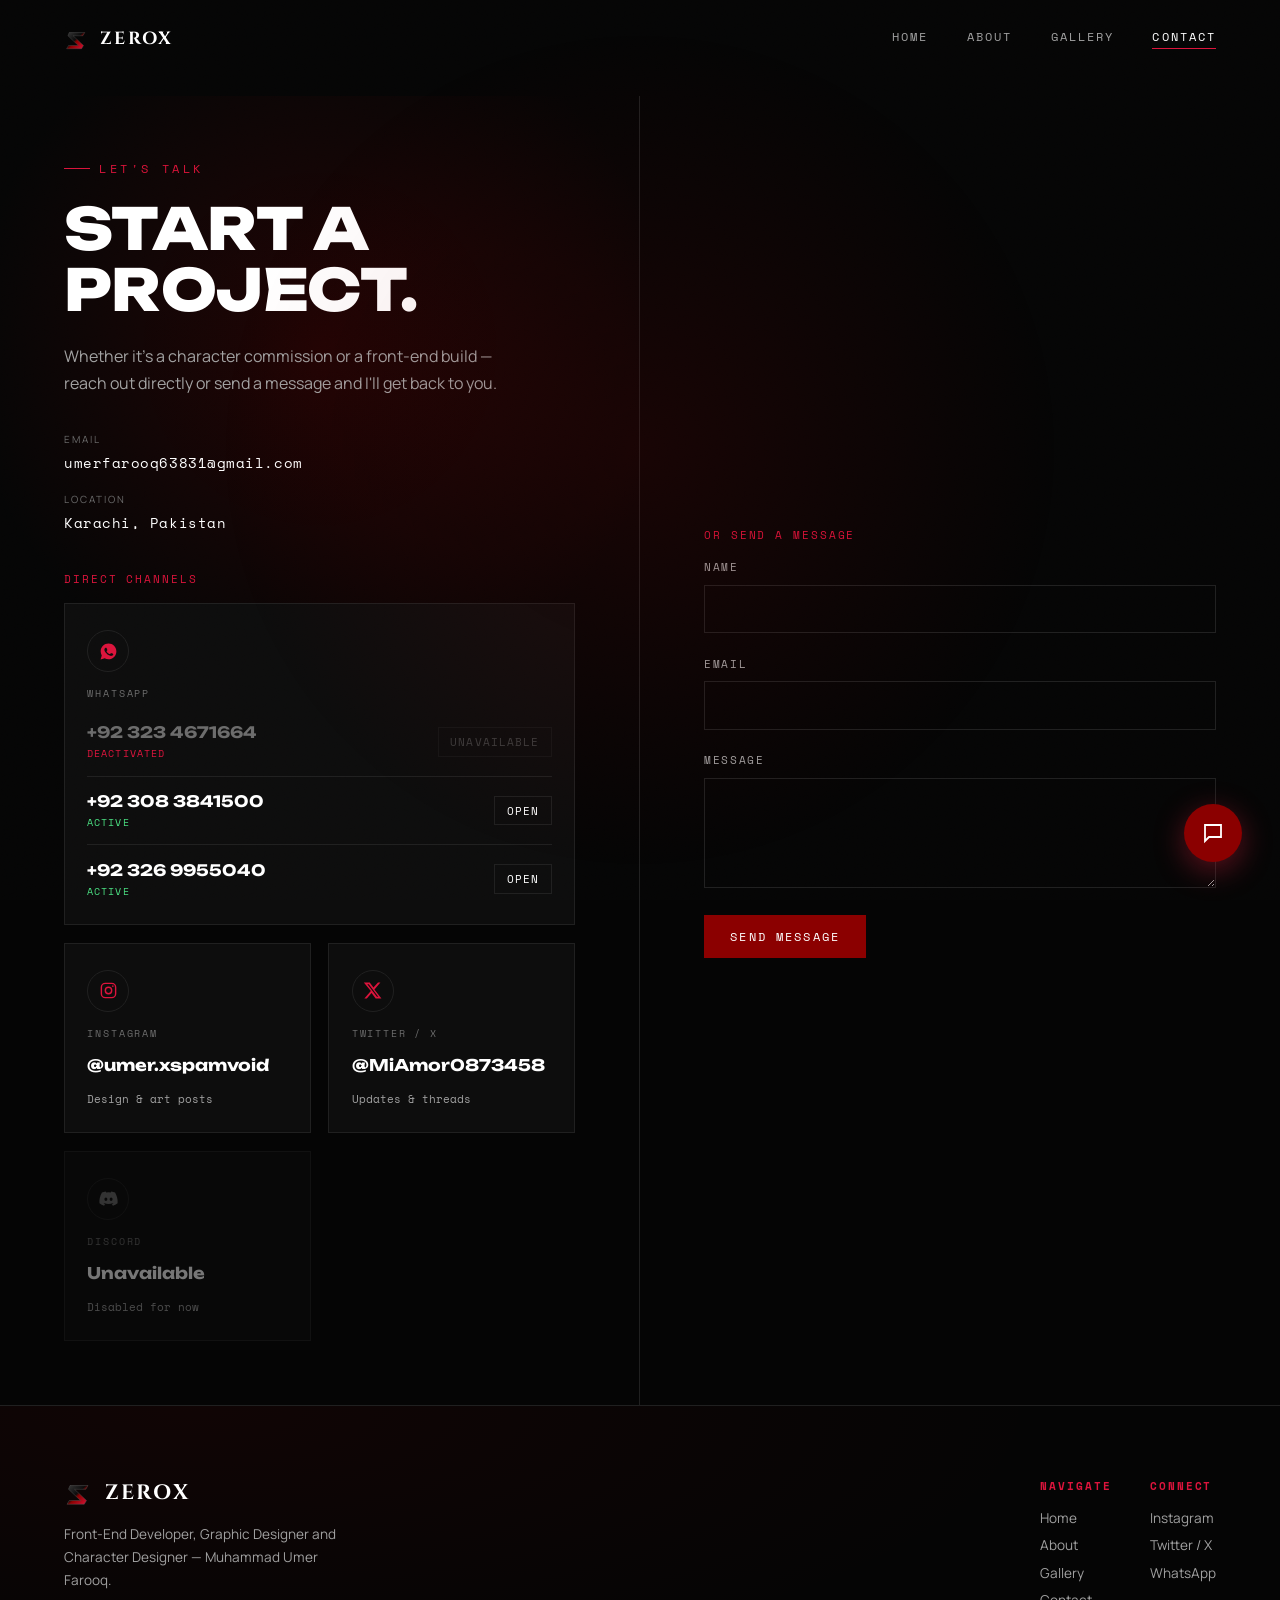
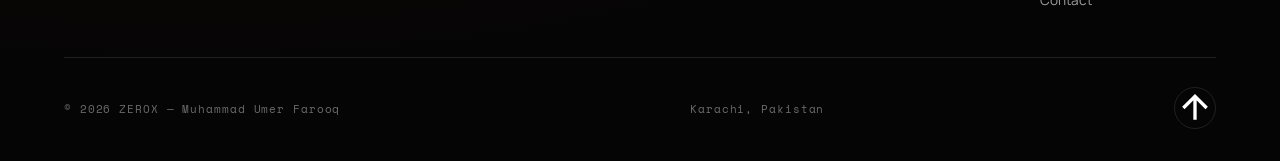
<file: vyra_work/contact.html>
<!doctype html>
<html lang="en">
<head>
<meta charset="UTF-8">
<meta name="viewport" content="width=device-width, initial-scale=1.0">
<title>Contact — ZEROX</title>
<meta name="description" content="Get in touch with ZEROX — Muhammad Umer Farooq. WhatsApp, Instagram, Twitter, or send a message directly.">
<link rel="icon" href="data:image/svg+xml,<svg xmlns=%22http://www.w3.org/2000/svg%22 viewBox=%220 0 40 40%22><rect width=%2240%22 height=%2240%22 fill=%22%23050505%22/><path d=%22M10 12h20l-14 16h14%22 fill=%22none%22 stroke=%22%23DC143C%22 stroke-width=%223%22/></svg>">
<link rel="stylesheet" href="css/style.css">
<style>
  .contact-wrap{ min-height:100vh; display:grid; grid-template-columns:1fr 1fr; padding-top:6rem; }
  @media(max-width:900px){ .contact-wrap{ grid-template-columns:1fr; } }
  .contact-left{
    padding:4rem clamp(1.5rem,5vw,4rem); display:flex; flex-direction:column; justify-content:center;
    border-right:1px solid var(--line); position:relative; overflow:hidden;
  }
  .contact-left .hero-glow{ position:absolute; top:-10%; left:-10%; width:60vw; height:60vw; background:radial-gradient(circle, rgba(139,0,0,.2), transparent 65%); }
  .contact-left h1{ font-size:clamp(2.2rem,5vw,3.6rem); text-transform:uppercase; position:relative; z-index:1; }
  .contact-left p{ color:var(--ink); margin:1.4rem 0 2.2rem; max-width:44ch; line-height:1.7; position:relative; z-index:1; }
  .contact-meta{ display:flex; flex-direction:column; gap:1.2rem; position:relative; z-index:1; margin-bottom:2.4rem; }
  .contact-meta a, .contact-meta span{ font-family:var(--mono); font-size:.85rem; letter-spacing:.04em; color:var(--white); }
  .contact-meta small{ display:block; font-size:.62rem; letter-spacing:.2em; text-transform:uppercase; color:var(--ink-dim); margin-bottom:.3rem; }

  .contact-right{ padding:4rem clamp(1.5rem,5vw,4rem); display:flex; flex-direction:column; justify-content:center; gap:2.6rem; }
  .form-group{ margin-bottom:1.4rem; }
  .form-group label{ display:block; font-family:var(--mono); font-size:.68rem; letter-spacing:.15em; text-transform:uppercase; color:var(--ink); margin-bottom:.6rem; }
  .form-group input, .form-group textarea{
    width:100%; background:transparent; border:1px solid var(--line); color:var(--white);
    padding:.9em 1em; font-family:var(--body); font-size:.92rem; transition:border-color .3s var(--ease);
  }
  .form-group input:focus, .form-group textarea:focus{ outline:none; border-color:var(--red-bright); }
  .form-group textarea{ resize:vertical; min-height:110px; }
  .form-note{ font-family:var(--mono); font-size:.68rem; color:var(--ink-dim); margin-top:1rem; line-height:1.6; }
  .form-status{ margin-top:1rem; font-size:.82rem; font-family:var(--mono); }
  .form-status.ok{ color:#4ade80; }
  .form-status.err{ color:var(--red-bright); }
  .section-label{ font-family:var(--mono); font-size:.66rem; letter-spacing:.18em; text-transform:uppercase; color:var(--red-bright); margin-bottom:1rem; }

  /* consolidated WhatsApp card */
  .wa-card{ grid-column:1 / -1; }
  .wa-number-list{ display:flex; flex-direction:column; gap:.9rem; margin-top:.4rem; }
  .wa-number-row{
    display:flex; align-items:center; justify-content:space-between; gap:1rem;
    border-top:1px solid var(--line); padding-top:.9rem;
  }
  .wa-number-row:first-child{ border-top:none; padding-top:0; }
  .wa-number{ display:block; font-family:var(--display); font-weight:700; font-size:.98rem; }
  .wa-status{ display:block; font-family:var(--mono); font-size:.64rem; letter-spacing:.1em; text-transform:uppercase; color:var(--ink-dim); margin-top:.25rem; }
  .wa-status-ok{ color:#4ade80; }
  .wa-disabled .wa-number{ color:var(--ink-dim); }
  .wa-disabled .wa-status{ color:var(--red-bright); }
  .wa-open-btn{
    flex-shrink:0; font-family:var(--mono); font-size:.66rem; letter-spacing:.1em; text-transform:uppercase;
    border:1px solid var(--line); padding:.55em 1.1em; color:var(--white); transition:all .3s var(--ease);
  }
  .wa-open-btn:not(.wa-open-disabled):hover{ border-color:var(--red-bright); background:rgba(220,20,60,.14); }
  .wa-open-disabled{ color:var(--ink-dim); border-color:var(--line); opacity:.5; cursor:not-allowed; pointer-events:none; }
</style>
</head>
<body>
<div class="grain"></div>

<nav class="nav scrolled">
  <a href="index.html" class="nav-logo">
    <svg class="z-mark" viewBox="0 0 40 40" xmlns="http://www.w3.org/2000/svg">
      <defs><linearGradient id="zGrad" x1="0" y1="0" x2="1" y2="1"><stop offset="0%" stop-color="#3a3a3a"/><stop offset="45%" stop-color="#0d0d0d"/><stop offset="55%" stop-color="#8B0000"/><stop offset="100%" stop-color="#DC143C"/></linearGradient></defs>
      <path class="z-blade" d="M8 10h24l-3 5H14l16 15-3 5H4l3-5h15L6 15z"/>
      <path class="z-edge" d="M8 10h24l-3 5H14l16 15-3 5H4l3-5h15L6 15z"/>
    </svg>
    <span class="brand-word">ZEROX</span>
  </a>
  <div class="nav-links">
    <a href="index.html">Home</a>
    <a href="index.html#about">About</a>
    <a href="gallery.html">Gallery</a>
    <a href="contact.html" class="active">Contact</a>
  </div>
  <div class="nav-burger"><span></span><span></span><span></span></div>
</nav>

<div class="contact-wrap">
  <div class="contact-left">
    <div class="hero-glow"></div>
    <div class="eyebrow">Let's Talk</div>
    <h1 class="reveal in">Start a<br>project.</h1>
    <p class="reveal in">Whether it's a character commission or a front-end build — reach out directly or send a message and I'll get back to you.</p>
    <div class="contact-meta reveal in">
      <div><small>Email</small><a href="mailto:umerfarooq63831@gmail.com">umerfarooq63831@gmail.com</a></div>
      <div><small>Location</small><span>Karachi, Pakistan</span></div>
    </div>

    <div class="section-label">Direct Channels</div>
    <div class="contact-cards reveal in">
      <div class="c-card wa-card glass-hover" data-cursor-active>
        <div class="c-card-icon"><svg viewBox="0 0 24 24" fill="#DC143C"><path d="M12.04 2C6.58 2 2.13 6.45 2.13 11.91c0 1.85.5 3.58 1.35 5.08L2 22l5.2-1.36a9.9 9.9 0 0 0 4.84 1.24h.01c5.46 0 9.9-4.45 9.9-9.91C21.96 6.45 17.5 2 12.04 2zm5.79 14.14c-.24.68-1.4 1.3-1.94 1.36-.5.06-1.06.09-1.7-.1-.4-.12-.9-.28-1.56-.55-2.75-1.19-4.55-3.96-4.68-4.14-.14-.19-1.12-1.48-1.12-2.83 0-1.34.7-2 .95-2.28.24-.27.53-.34.7-.34l.5.01c.16 0 .38-.06.6.46.24.58.8 2 .87 2.15.07.15.12.32.02.51-.1.19-.15.31-.29.48-.15.17-.31.38-.44.5-.15.15-.3.31-.13.6.16.29.72 1.19 1.55 1.93 1.06.94 1.96 1.24 2.25 1.38.28.14.45.12.62-.07.17-.19.71-.83.9-1.11.19-.29.38-.24.63-.14.26.1 1.63.77 1.91.91.29.14.48.21.55.33.07.12.07.68-.17 1.36z"/></svg></div>
        <span class="c-card-label">WhatsApp</span>
        <div class="wa-number-list">
          <div class="wa-number-row wa-disabled">
            <div><span class="wa-number">+92 323 4671664</span><span class="wa-status">Deactivated</span></div>
            <span class="wa-open-btn wa-open-disabled">Unavailable</span>
          </div>
          <div class="wa-number-row">
            <div><span class="wa-number">+92 308 3841500</span><span class="wa-status wa-status-ok">Active</span></div>
            <a class="wa-open-btn" href="https://wa.me/923083841500" target="_blank" rel="noopener">Open</a>
          </div>
          <div class="wa-number-row">
            <div><span class="wa-number">+92 326 9955040</span><span class="wa-status wa-status-ok">Active</span></div>
            <a class="wa-open-btn" href="https://wa.me/923269955040" target="_blank" rel="noopener">Open</a>
          </div>
        </div>
      </div>
      <a class="c-card glass-hover" href="https://www.instagram.com/umer.xspamvoid" target="_blank" rel="noopener" data-cursor-active>
        <div class="c-card-icon"><svg viewBox="0 0 24 24" fill="none" stroke="#DC143C" stroke-width="1.8"><rect x="3" y="3" width="18" height="18" rx="5"/><circle cx="12" cy="12" r="4"/><circle cx="17.5" cy="6.5" r="1" fill="#DC143C" stroke="none"/></svg></div>
        <span class="c-card-label">Instagram</span>
        <span class="c-card-value">@umer.xspamvoid</span>
        <span class="c-card-sub">Design &amp; art posts</span>
      </a>
      <a class="c-card glass-hover" href="https://x.com/MiAmor0873458" target="_blank" rel="noopener" data-cursor-active>
        <div class="c-card-icon"><svg viewBox="0 0 24 24" fill="#DC143C"><path d="M18.9 2H22l-7.6 8.7L23.3 22H16l-5.2-6.8L4.8 22H1.7l8.2-9.3L1 2h7.5l4.7 6.2L18.9 2Zm-1.3 18h1.7L7.3 4h-1.8l12.1 16Z"/></svg></div>
        <span class="c-card-label">Twitter / X</span>
        <span class="c-card-value">@MiAmor0873458</span>
        <span class="c-card-sub">Updates &amp; threads</span>
      </a>
      <div class="c-card disabled" title="Discord is currently unavailable" data-cursor-active>
        <div class="c-card-icon"><svg viewBox="0 0 24 24" fill="#6b6b6b"><path d="M20.3 4.4A19.7 19.7 0 0 0 15.6 3c-.2.4-.5 1-.7 1.4a18 18 0 0 0-5.8 0A14 14 0 0 0 8.4 3a19.6 19.6 0 0 0-4.7 1.4C1 9 .3 13.5.6 18a19.9 19.9 0 0 0 5.9 3s.7-1 1.3-2a12.8 12.8 0 0 1-2-1c.2-.1.3-.3.5-.4a14 14 0 0 0 11.4 0l.5.4a12.8 12.8 0 0 1-2 1c.6 1 1.2 2 1.3 2a19.8 19.8 0 0 0 6-3c.4-5.3-1-9.7-3.2-13.6ZM8.7 15c-1 0-1.8-1-1.8-2.1s.8-2.1 1.8-2.1 1.9 1 1.8 2.1c0 1.1-.8 2.1-1.8 2.1Zm6.6 0c-1 0-1.8-1-1.8-2.1s.8-2.1 1.8-2.1 1.9 1 1.8 2.1c0 1.1-.8 2.1-1.8 2.1Z"/></svg></div>
        <span class="c-card-label">Discord</span>
        <span class="c-card-value">Unavailable</span>
        <span class="c-card-sub">Disabled for now</span>
      </div>
    </div>
  </div>

  <div class="contact-right">
    <div>
      <div class="section-label">Or Send a Message</div>
      <form id="contactForm" class="reveal in">
        <div class="form-group">
          <label for="name">Name</label>
          <input type="text" id="name" name="name" required>
        </div>
        <div class="form-group">
          <label for="email">Email</label>
          <input type="email" id="email" name="email" required>
        </div>
        <div class="form-group">
          <label for="message">Message</label>
          <textarea id="message" name="message" required></textarea>
        </div>
        <button type="submit" class="btn btn-solid"><span class="shine"></span>Send Message</button>
        <div class="form-status" id="formStatus"></div>
      </form>
    </div>
  </div>
</div>

<div id="zerox-chat-mount"></div>

<footer class="footer-lux">
  <div class="footer-top">
    <div>
      <a href="index.html" class="footer-brand">
        <svg class="z-mark" viewBox="0 0 40 40" xmlns="http://www.w3.org/2000/svg">
          <path class="z-blade" d="M8 10h24l-3 5H14l16 15-3 5H4l3-5h15L6 15z"/>
          <path class="z-edge" d="M8 10h24l-3 5H14l16 15-3 5H4l3-5h15L6 15z"/>
        </svg>
        ZEROX
      </a>
      <p class="footer-tag">Front-End Developer, Graphic Designer and Character Designer — Muhammad Umer Farooq.</p>
    </div>
    <div class="footer-nav">
      <div class="footer-col">
        <h4>Navigate</h4>
        <a href="index.html">Home</a>
        <a href="index.html#about">About</a>
        <a href="gallery.html">Gallery</a>
        <a href="contact.html">Contact</a>
      </div>
      <div class="footer-col">
        <h4>Connect</h4>
        <a href="https://www.instagram.com/umer.xspamvoid" target="_blank" rel="noopener">Instagram</a>
        <a href="https://x.com/MiAmor0873458" target="_blank" rel="noopener">Twitter / X</a>
        <a href="https://wa.me/923083841500" target="_blank" rel="noopener">WhatsApp</a>
      </div>
    </div>
  </div>
  <div class="footer-bottom">
    <span>© 2026 ZEROX — Muhammad Umer Farooq</span>
    <span>Karachi, Pakistan</span>
    <a href="#top" class="back-to-top" aria-label="Back to top" data-cursor-active>
      <svg viewBox="0 0 24 24" fill="none" stroke="#fff" stroke-width="2"><path d="M12 19V5M5 12l7-7 7 7"/></svg>
    </a>
  </div>
</footer>

<script src="js/main.js"></script>
<script>
  const form = document.getElementById('contactForm');
  const status = document.getElementById('formStatus');
  form.addEventListener('submit', async (e) => {
    e.preventDefault();
    status.textContent = 'Sending…';
    status.className = 'form-status';
    try{
      const res = await fetch('backend/send.php', {
        method:'POST',
        body:new FormData(form)
      });
      const data = await res.json();
      if(data.ok){
        status.textContent = data.message || 'Message sent — thank you!';
        status.className = 'form-status ok';
        form.reset();
      } else {
        status.textContent = data.error || 'Could not send message.';
        status.className = 'form-status err';
      }
    }catch(err){
      status.textContent = 'Could not send right now — email umerfarooq63831@gmail.com directly, or use WhatsApp above.';
      status.className = 'form-status err';
    }
  });
</script>
</body>
</html>
</file>
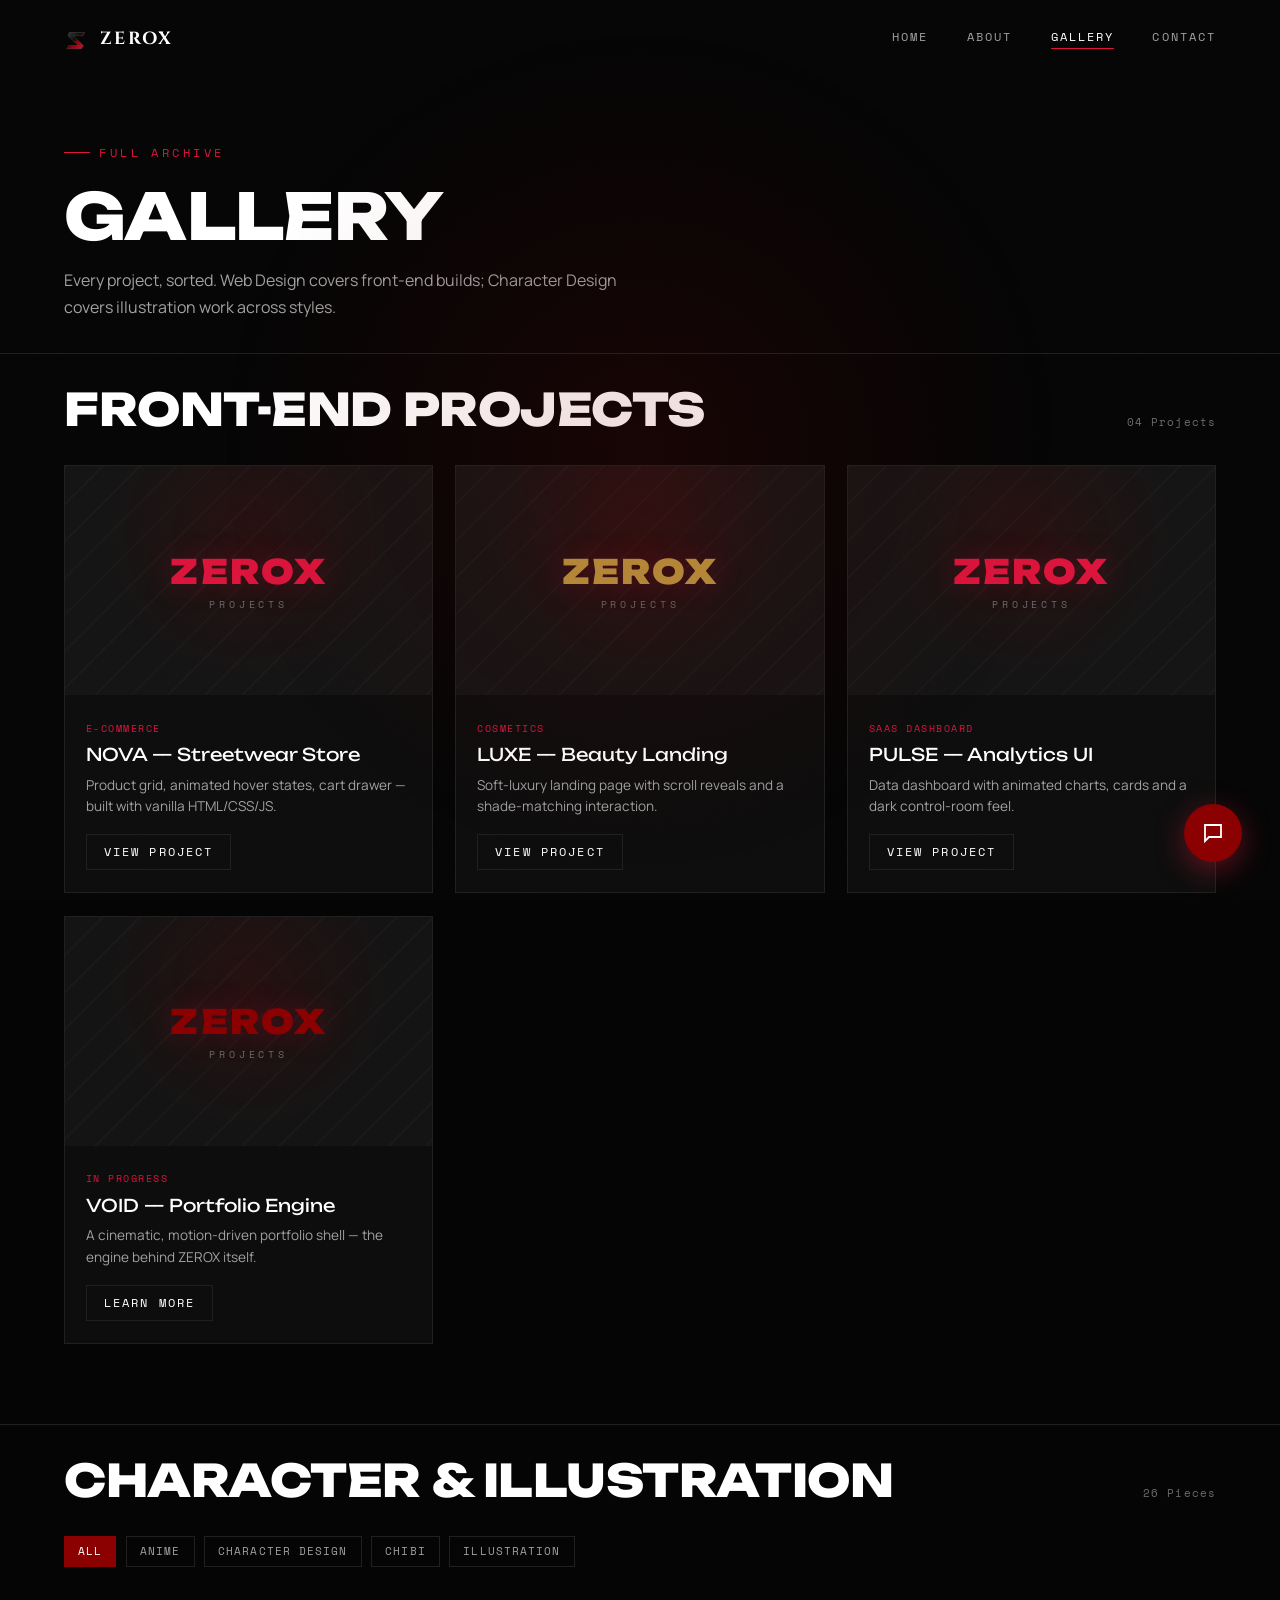
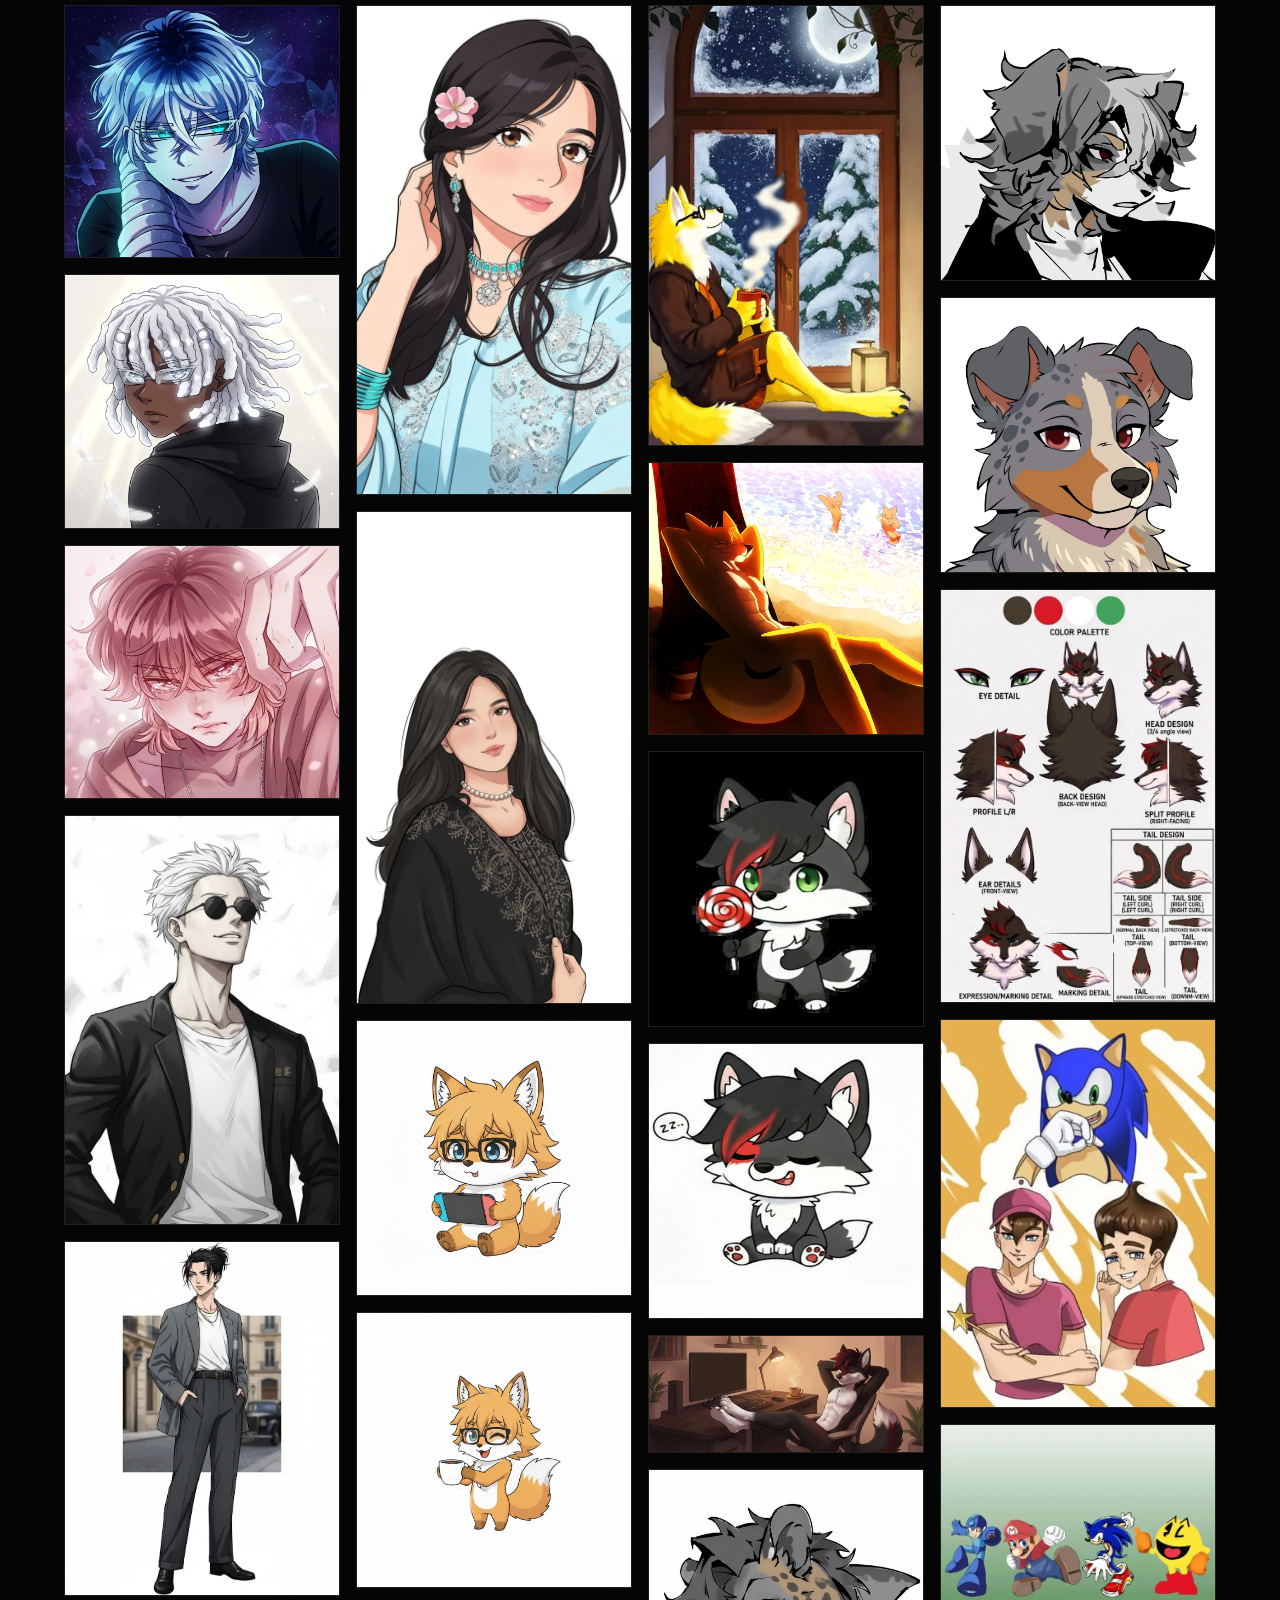
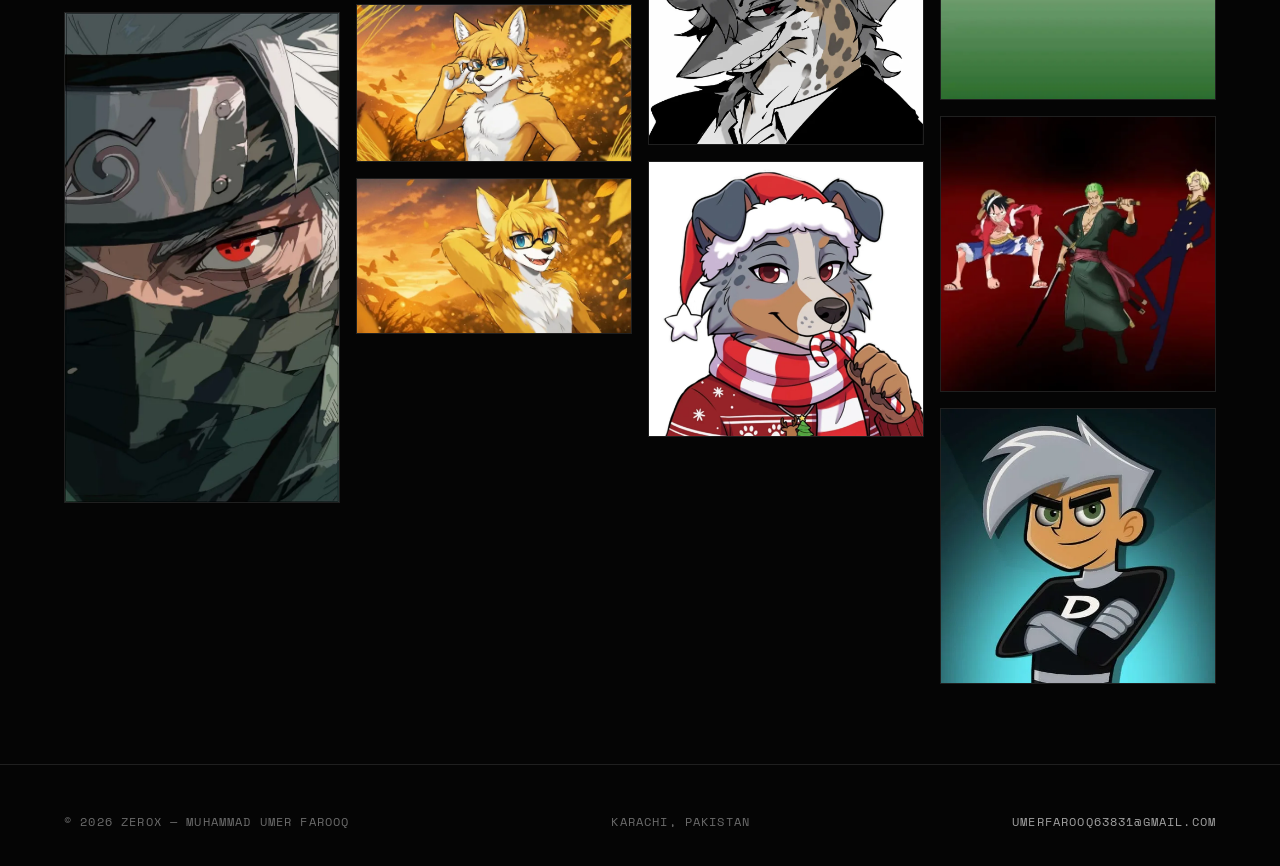
<file: vyra_work/gallery.html>
<!doctype html>
<html lang="en">
<head>
<meta charset="UTF-8">
<meta name="viewport" content="width=device-width, initial-scale=1.0">
<title>Gallery — ZEROX</title>
<link rel="icon" href="data:image/svg+xml,<svg xmlns=%22http://www.w3.org/2000/svg%22 viewBox=%220 0 40 40%22><rect width=%2240%22 height=%2240%22 fill=%22%23050505%22/><path d=%22M10 12h20l-14 16h14%22 fill=%22none%22 stroke=%22%23DC143C%22 stroke-width=%223%22/></svg>">
<link rel="stylesheet" href="css/style.css">
<style>
  .gal-header{ padding:9rem clamp(1.5rem,5vw,4rem) 2rem; }
  .gal-header h1{ font-size:clamp(2.2rem,6vw,4rem); text-transform:uppercase; }
  .gal-header p{ color:var(--ink); max-width:56ch; margin-top:1rem; line-height:1.7; }

  .gal-block{ padding:2rem clamp(1.5rem,5vw,4rem) 5rem; border-top:1px solid var(--line); }
  .gal-block-head{ display:flex; align-items:baseline; justify-content:space-between; flex-wrap:wrap; gap:1rem; margin-bottom:2rem; }
  .gal-block-head h2{ font-size:clamp(1.8rem,4vw,2.8rem); text-transform:uppercase; }
  .gal-count{ font-family:var(--mono); font-size:.7rem; color:var(--ink-dim); letter-spacing:.1em; }

  .filters{ display:flex; flex-wrap:wrap; gap:.6rem; margin-bottom:2.4rem; }
  .filter-btn{
    font-family:var(--mono); font-size:.68rem; letter-spacing:.1em; text-transform:uppercase;
    border:1px solid var(--line); padding:.6em 1.2em; color:var(--ink); transition:all .3s var(--ease);
  }
  .filter-btn:hover{ color:var(--white); border-color:var(--ink); }
  .filter-btn.active{ background:var(--red); border-color:var(--red); color:var(--white); }

  /* masonry via columns keeps native aspect ratio, no stretching */
  .masonry{ column-count:4; column-gap:1rem; }
  @media(max-width:1100px){ .masonry{ column-count:3; } }
  @media(max-width:760px){ .masonry{ column-count:2; } }
  @media(max-width:460px){ .masonry{ column-count:1; } }

  .m-item{
    break-inside:avoid; margin-bottom:1rem; position:relative; overflow:hidden;
    border:1px solid var(--line); background:var(--surface);
    opacity:0; transform:translateY(16px) scale(.98);
    transition:opacity .5s var(--ease), transform .5s var(--ease);
  }
  .m-item.show{ opacity:1; transform:translateY(0) scale(1); }
  .m-item.fade-out{ display:none; }
  .m-item img{ width:100%; height:auto; display:block; transition:transform .6s var(--ease); }
  .m-item:hover img{ transform:scale(1.04); }
  .m-caption{
    position:absolute; left:0; right:0; bottom:0; padding:.9rem 1rem;
    background:linear-gradient(180deg, transparent, rgba(8,7,10,.94));
    opacity:0; transition:opacity .3s var(--ease);
  }
  .m-item:hover .m-caption{ opacity:1; }
  .m-caption .tag{ font-family:var(--mono); font-size:.6rem; letter-spacing:.15em; color:var(--red-bright); text-transform:uppercase; }
  .m-caption .name{ font-family:var(--display); font-size:.82rem; font-weight:700; margin-top:2px; }

  /* web design project cards */
  .web-cards{ display:grid; grid-template-columns:repeat(auto-fit,minmax(300px,1fr)); gap:1.4rem; }
  .web-card{ border:1px solid var(--line); background:var(--surface); overflow:hidden; }
  .web-card .thumb{ aspect-ratio:16/10; overflow:hidden; }
  .web-card img{ width:100%; height:100%; object-fit:cover; transition:transform .6s var(--ease); }
  .web-card:hover img{ transform:scale(1.06); }
  .thumb-text{
    width:100%; height:100%; display:flex; flex-direction:column; align-items:center; justify-content:center; gap:.3rem;
    background:
      radial-gradient(circle at 50% 30%, rgba(139,0,0,.16), transparent 60%),
      repeating-linear-gradient(135deg, rgba(255,255,255,.02) 0 2px, transparent 2px 26px),
      var(--surface-2);
    font-family:var(--display); font-weight:900; font-size:clamp(1.6rem,3vw,2.1rem); letter-spacing:.06em;
    color:var(--tc, var(--red-bright)); text-transform:uppercase; text-shadow:0 0 30px rgba(220,20,60,.25);
    transition:transform .6s var(--ease);
  }
  .thumb-text span{ display:block; font-family:var(--mono); font-weight:400; font-size:.6rem; letter-spacing:.4em; color:var(--ink-dim); }
  .web-card:hover .thumb-text{ transform:scale(1.05); }
  .web-card-body{ padding:1.2rem 1.3rem 1.4rem; }
  .web-card-tag{ font-family:var(--mono); font-size:.62rem; letter-spacing:.15em; color:var(--red-bright); text-transform:uppercase; }
  .web-card-title{ font-family:var(--display); font-size:1.1rem; margin:.4rem 0 .6rem; }
  .web-card-desc{ font-size:.85rem; color:var(--ink); line-height:1.6; margin-bottom:1rem; }
</style>
</head>
<body>
<div class="grain"></div>

<nav class="nav scrolled">
  <a href="index.html" class="nav-logo">
    <svg class="z-mark" viewBox="0 0 40 40" xmlns="http://www.w3.org/2000/svg">
      <defs><linearGradient id="zGrad" x1="0" y1="0" x2="1" y2="1"><stop offset="0%" stop-color="#3a3a3a"/><stop offset="45%" stop-color="#0d0d0d"/><stop offset="55%" stop-color="#8B0000"/><stop offset="100%" stop-color="#DC143C"/></linearGradient></defs>
      <path class="z-blade" d="M8 10h24l-3 5H14l16 15-3 5H4l3-5h15L6 15z"/>
      <path class="z-edge" d="M8 10h24l-3 5H14l16 15-3 5H4l3-5h15L6 15z"/>
    </svg>
    <span class="brand-word">ZEROX</span>
  </a>
  <div class="nav-links">
    <a href="index.html">Home</a>
    <a href="index.html#about">About</a>
    <a href="gallery.html" class="active">Gallery</a>
    <a href="contact.html">Contact</a>
  </div>
  <div class="nav-burger"><span></span><span></span><span></span></div>
</nav>

<header class="gal-header">
  <div class="eyebrow reveal">Full Archive</div>
  <h1 class="reveal">Gallery</h1>
  <p class="reveal">Every project, sorted. Web Design covers front-end builds; Character Design covers illustration work across styles.</p>
</header>

<!-- ================= WEB DESIGN ================= -->
<section class="gal-block" id="web">
  <div class="gal-block-head">
    <h2>Front-End Projects</h2>
    <span class="gal-count">04 Projects</span>
  </div>

  <div class="web-cards">
    <a class="web-card reveal" href="projects/ecommerce/index.html" data-cursor-active>
      <div class="thumb"><div class="thumb-text" style="--tc:#DC143C">ZEROX<span>PROJECTS</span></div></div>
      <div class="web-card-body">
        <span class="web-card-tag">E-commerce</span>
        <div class="web-card-title">NOVA — Streetwear Store</div>
        <div class="web-card-desc">Product grid, animated hover states, cart drawer — built with vanilla HTML/CSS/JS.</div>
        <span class="btn" style="padding:.7em 1.4em">View Project</span>
      </div>
    </a>
    <a class="web-card reveal" href="projects/cosmetics/index.html" data-cursor-active>
      <div class="thumb"><div class="thumb-text" style="--tc:#B8933D">ZEROX<span>PROJECTS</span></div></div>
      <div class="web-card-body">
        <span class="web-card-tag">Cosmetics</span>
        <div class="web-card-title">LUXE — Beauty Landing</div>
        <div class="web-card-desc">Soft-luxury landing page with scroll reveals and a shade-matching interaction.</div>
        <span class="btn" style="padding:.7em 1.4em">View Project</span>
      </div>
    </a>
    <a class="web-card reveal" href="projects/dashboard/index.html" data-cursor-active>
      <div class="thumb"><div class="thumb-text" style="--tc:#DC143C">ZEROX<span>PROJECTS</span></div></div>
      <div class="web-card-body">
        <span class="web-card-tag">SaaS Dashboard</span>
        <div class="web-card-title">PULSE — Analytics UI</div>
        <div class="web-card-desc">Data dashboard with animated charts, cards and a dark control-room feel.</div>
        <span class="btn" style="padding:.7em 1.4em">View Project</span>
      </div>
    </a>
    <a class="web-card reveal" href="index.html#about" data-cursor-active>
      <div class="thumb"><div class="thumb-text" style="--tc:#8B0000">ZEROX<span>PROJECTS</span></div></div>
      <div class="web-card-body">
        <span class="web-card-tag">In Progress</span>
        <div class="web-card-title">VOID — Portfolio Engine</div>
        <div class="web-card-desc">A cinematic, motion-driven portfolio shell — the engine behind ZEROX itself.</div>
        <span class="btn" style="padding:.7em 1.4em">Learn More</span>
      </div>
    </a>
  </div>
</section>

<!-- ================= CHARACTER DESIGN ================= -->
<section class="gal-block" id="character">
  <div class="gal-block-head">
    <h2>Character &amp; Illustration</h2>
    <span class="gal-count" id="charCount">26 Pieces</span>
  </div>

  <div class="filters" id="charFilters">
    <button class="filter-btn active" data-filter="all">All</button>
    <button class="filter-btn" data-filter="anime">Anime</button>
    <button class="filter-btn" data-filter="character">Character Design</button>
    <button class="filter-btn" data-filter="chibi">Chibi</button>
    <button class="filter-btn" data-filter="illustration">Illustration</button>
  </div>

  <div class="masonry" id="masonryGrid">
    <!-- Anime -->
    <div class="m-item" data-cat="anime"><img src="assets/art/web/anime-01.webp" loading="lazy" alt="Anime digital illustration"><div class="m-caption"><span class="tag">Anime</span><div class="name">Digital Illustration</div></div></div>
    <div class="m-item" data-cat="anime"><img src="assets/art/web/anime-02.webp" loading="lazy" alt="Anime digital illustration"><div class="m-caption"><span class="tag">Anime</span><div class="name">Digital Illustration</div></div></div>
    <div class="m-item" data-cat="anime"><img src="assets/art/web/anime-03.webp" loading="lazy" alt="Anime digital illustration"><div class="m-caption"><span class="tag">Anime</span><div class="name">Digital Illustration</div></div></div>
    <div class="m-item" data-cat="anime"><img src="assets/art/web/anime-04.webp" loading="lazy" alt="Anime digital illustration"><div class="m-caption"><span class="tag">Anime</span><div class="name">Digital Illustration</div></div></div>
    <div class="m-item" data-cat="anime"><img src="assets/art/web/anime-05.webp" loading="lazy" alt="Anime digital illustration"><div class="m-caption"><span class="tag">Anime</span><div class="name">Digital Illustration</div></div></div>
    <div class="m-item" data-cat="anime"><img src="assets/art/web/anime-06.webp" loading="lazy" alt="Anime digital illustration"><div class="m-caption"><span class="tag">Anime</span><div class="name">Digital Illustration</div></div></div>
    <div class="m-item" data-cat="anime"><img src="assets/art/web/anime-07.webp" loading="lazy" alt="Anime digital illustration"><div class="m-caption"><span class="tag">Anime</span><div class="name">Digital Illustration</div></div></div>
    <div class="m-item" data-cat="anime"><img src="assets/art/web/anime-08.webp" loading="lazy" alt="Anime digital illustration"><div class="m-caption"><span class="tag">Anime</span><div class="name">Digital Illustration</div></div></div>

    <!-- Kai -->
    <div class="m-item" data-cat="chibi"><img src="assets/art/web/chibi-01.webp" loading="lazy" alt="Kai chibi character"><div class="m-caption"><span class="tag">Furry / Chibi</span><div class="name">Kai</div></div></div>
    <div class="m-item" data-cat="chibi"><img src="assets/art/web/chibi-02.webp" loading="lazy" alt="Kai chibi character"><div class="m-caption"><span class="tag">Furry / Chibi</span><div class="name">Kai</div></div></div>
    <div class="m-item" data-cat="character"><img src="assets/art/web/furry-banner-01.webp" loading="lazy" alt="Kai character banner"><div class="m-caption"><span class="tag">Furry / Banner</span><div class="name">Kai</div></div></div>
    <div class="m-item" data-cat="character"><img src="assets/art/web/furry-banner-02.webp" loading="lazy" alt="Kai character banner"><div class="m-caption"><span class="tag">Furry / Banner</span><div class="name">Kai</div></div></div>
    <div class="m-item" data-cat="character"><img src="assets/art/web/furry-scene-01.webp" loading="lazy" alt="Kai scene illustration"><div class="m-caption"><span class="tag">Furry / Scene</span><div class="name">Kai</div></div></div>
    <div class="m-item" data-cat="character"><img src="assets/art/web/furry-scene-02.webp" loading="lazy" alt="Kai scene illustration"><div class="m-caption"><span class="tag">Furry / Scene</span><div class="name">Kai</div></div></div>

    <!-- Seno -->
    <div class="m-item" data-cat="chibi"><img src="assets/art/web/chibi-03.webp" loading="lazy" alt="Seno chibi character"><div class="m-caption"><span class="tag">Furry / Chibi</span><div class="name">Seno</div></div></div>
    <div class="m-item" data-cat="chibi"><img src="assets/art/web/chibi-04.webp" loading="lazy" alt="Seno chibi character"><div class="m-caption"><span class="tag">Furry / Chibi</span><div class="name">Seno</div></div></div>
    <div class="m-item" data-cat="character"><img src="assets/art/web/furry-banner-03.webp" loading="lazy" alt="Seno character banner"><div class="m-caption"><span class="tag">Furry / Banner</span><div class="name">Seno</div></div></div>

    <!-- Anthro Bust -->
    <div class="m-item" data-cat="character"><img src="assets/art/web/furry-bust-01.webp" loading="lazy" alt="Anthro character headshot"><div class="m-caption"><span class="tag">Furry / Headshot</span><div class="name">Anthro Bust</div></div></div>
    <div class="m-item" data-cat="character"><img src="assets/art/web/furry-bust-02.webp" loading="lazy" alt="Anthro character headshot"><div class="m-caption"><span class="tag">Furry / Headshot</span><div class="name">Anthro Bust</div></div></div>
    <div class="m-item" data-cat="character"><img src="assets/art/web/furry-bust-03.webp" loading="lazy" alt="Anthro character headshot"><div class="m-caption"><span class="tag">Furry / Headshot</span><div class="name">Anthro Bust</div></div></div>
    <div class="m-item" data-cat="character"><img src="assets/art/web/furry-bust-04.webp" loading="lazy" alt="Anthro character headshot"><div class="m-caption"><span class="tag">Furry / Headshot</span><div class="name">Anthro Bust</div></div></div>

    <!-- Design Sheet -->
    <div class="m-item" data-cat="illustration"><img src="assets/art/web/furry-refsheet-01.webp" loading="lazy" alt="Character design reference sheet"><div class="m-caption"><span class="tag">Reference Sheet</span><div class="name">Design Study</div></div></div>

    <!-- Fan Art -->
    <div class="m-item" data-cat="illustration"><img src="assets/art/web/fanart-01.webp" loading="lazy" alt="Fan art illustration"><div class="m-caption"><span class="tag">Fan Art</span><div class="name">Flat Vector Style</div></div></div>
    <div class="m-item" data-cat="illustration"><img src="assets/art/web/fanart-02.webp" loading="lazy" alt="Fan art illustration"><div class="m-caption"><span class="tag">Fan Art</span><div class="name">Flat Vector Style</div></div></div>
    <div class="m-item" data-cat="illustration"><img src="assets/art/web/fanart-03.webp" loading="lazy" alt="Fan art illustration"><div class="m-caption"><span class="tag">Fan Art</span><div class="name">Cel-Shaded Style</div></div></div>
    <div class="m-item" data-cat="illustration"><img src="assets/art/web/fanart-04.webp" loading="lazy" alt="Fan art illustration"><div class="m-caption"><span class="tag">Fan Art</span><div class="name">Cel-Shaded Style</div></div></div>
  </div>
</section>

<div id="zerox-chat-mount"></div>

<footer class="footer">
  <span>© 2026 ZEROX — Muhammad Umer Farooq</span>
  <span>Karachi, Pakistan</span>
  <a href="mailto:umerfarooq63831@gmail.com">umerfarooq63831@gmail.com</a>
</footer>

<script src="js/main.js"></script>
<script>
  // reveal masonry items on load
  const items = document.querySelectorAll('.m-item');
  items.forEach((el,i) => setTimeout(()=>el.classList.add('show'), 40*i));

  // filter logic
  const filterBtns = document.querySelectorAll('#charFilters .filter-btn');
  const countEl = document.getElementById('charCount');
  filterBtns.forEach(btn => {
    btn.addEventListener('click', () => {
      filterBtns.forEach(b => b.classList.remove('active'));
      btn.classList.add('active');
      const f = btn.dataset.filter;
      let visible = 0;
      items.forEach(item => {
        const match = f === 'all' || item.dataset.cat === f;
        item.classList.toggle('fade-out', !match);
        if(match) visible++;
      });
      countEl.textContent = visible + (visible === 1 ? ' Piece' : ' Pieces');
    });
  });

  // deep-link support: #char-kai etc from homepage
  const hash = window.location.hash.replace('#char-','').replace('#','');
  if(hash){
    const safeHash = hash.replace(/[^a-zA-Z0-9_-]/g, '');
    const target = document.querySelector(`#charFilters [data-filter="${safeHash}"]`);
    if(target) target.click();
    const block = document.getElementById(hash === 'web' ? 'web' : 'character');
    if(block) setTimeout(()=>block.scrollIntoView({behavior:'smooth'}), 300);
  }
</script>
</body>
</html>
</file>
<file: vyra_work/css/style.css>
/* ==========================================================================
   ZEROX — Design System
   Gothic luxury. Dark cinematic. Metal, blood-crimson, sharp edges.
   Owner: Muhammad Umer Farooq — Front-End Developer / Graphic & Character Designer
   ========================================================================== */

@import url('https://fonts.googleapis.com/css2?family=Cinzel:wght@500;700;900&family=Unbounded:wght@400;600;800;900&family=Manrope:wght@400;500;600;700;800&family=Space+Mono:wght@400;700&display=swap');

:root{
  --black:        #050505;
  --black-soft:   #0D0D0D;
  --surface:      #0D0D0D;
  --surface-2:    #141414;
  --line:         #202020;
  --red:          #8B0000;
  --red-bright:   #DC143C;
  --red-dim:      #3d0000;
  --white:        #FFFFFF;
  --ink:          #A1A1A1;
  --ink-dim:      #6b6b6b;
  --gold:         #B8933D;

  --display: 'Unbounded', sans-serif;
  --gothic: 'Cinzel', serif;
  --body: 'Manrope', sans-serif;
  --mono: 'Space Mono', monospace;

  --ease: cubic-bezier(.22,1,.36,1);
}

*{ margin:0; padding:0; box-sizing:border-box; }

html{ scroll-behavior:smooth; }

body{
  background:var(--black);
  color:var(--white);
  font-family:var(--body);
  overflow-x:hidden;
  cursor:none;
}

body.no-custom-cursor{ cursor:auto; }

/* text fields need their native text-cursor back so typing position is visible */
input, textarea{ cursor:text !important; }
input[type="checkbox"], input[type="radio"]{ cursor:pointer !important; }

::selection{ background:var(--red); color:var(--white); }

img{ display:block; max-width:100%; }

a{ color:inherit; text-decoration:none; }

button{ font-family:inherit; cursor:none; border:none; background:none; color:inherit; }

@media (hover:none), (pointer:coarse){
  body{ cursor:auto; }
  button, a{ cursor:pointer; }
}

/* ---------- background texture ---------- */
.grain{
  position:fixed; inset:0; z-index:2; pointer-events:none;
  opacity:.05; mix-blend-mode:overlay;
  background-image:url("data:image/svg+xml,%3Csvg xmlns='http://www.w3.org/2000/svg' width='120' height='120'%3E%3Cfilter id='n'%3E%3CfeTurbulence type='fractalNoise' baseFrequency='0.9' numOctaves='2' stitchTiles='stitch'/%3E%3C/filter%3E%3Crect width='100%25' height='100%25' filter='url(%23n)'/%3E%3C/svg%3E");
}

/* ---------- custom cursor: crimson dot + blade-tick reticle ---------- */
.cursor-wrap{
  position:fixed; top:0; left:0; width:0; height:0;
  z-index:10001; pointer-events:none;
  transform:translate(-50%,-50%);
  transition:opacity .3s var(--ease);
}
.cursor-dot{
  position:absolute; top:0; left:0;
  width:6px; height:6px; border-radius:50%;
  background:var(--red-bright);
  box-shadow:0 0 8px 1px rgba(220,20,60,.8);
  transform:translate(-50%,-50%);
}
.cursor-ring{
  position:absolute; top:0; left:0;
  width:32px; height:32px; border-radius:50%;
  border:1px solid rgba(255,255,255,.3);
  transform:translate(-50%,-50%);
  transition:width .3s var(--ease), height .3s var(--ease), border-color .3s var(--ease), background .3s var(--ease);
}
.cursor-wrap.active .cursor-ring{
  width:56px; height:56px;
  border-color:transparent;
  background:rgba(139,0,0,.1);
}
/* blade ticks: four short crimson marks that pull outward from the ring on hover, like a targeting reticle */
.tick{
  position:absolute; width:6px; height:1px; background:var(--red-bright);
  opacity:0; transition:opacity .3s var(--ease), transform .3s var(--ease);
  filter:drop-shadow(0 0 3px rgba(220,20,60,.7));
}
.tick-tl{ top:2px; left:2px; transform:rotate(45deg) translate(0,0); transform-origin:right center; }
.tick-tr{ top:2px; right:2px; transform:rotate(-45deg) translate(0,0); transform-origin:left center; }
.tick-bl{ bottom:2px; left:2px; transform:rotate(-45deg) translate(0,0); transform-origin:right center; }
.tick-br{ bottom:2px; right:2px; transform:rotate(45deg) translate(0,0); transform-origin:left center; }
.cursor-wrap.active .tick{ opacity:1; }
.cursor-wrap.active .tick-tl{ transform:rotate(45deg) translate(-4px,-4px); }
.cursor-wrap.active .tick-tr{ transform:rotate(-45deg) translate(4px,-4px); }
.cursor-wrap.active .tick-bl{ transform:rotate(-45deg) translate(-4px,4px); }
.cursor-wrap.active .tick-br{ transform:rotate(45deg) translate(4px,4px); }
.cursor-wrap.text-field{ opacity:0; }

/* ---------- loading screen ---------- */
.loader{
  position:fixed; inset:0; z-index:10000;
  background:var(--black);
  display:flex; align-items:center; justify-content:center;
  flex-direction:column; gap:2rem;
  transition:opacity .6s var(--ease), visibility .6s var(--ease);
}
.loader.hidden{ opacity:0; visibility:hidden; pointer-events:none; }

/* Logo mark */
.loader-mark{
  width:min(46vw, 220px);
  animation:glow-pulse 3s ease-in-out infinite;
}
.loader-mark svg{ width:100%; height:auto; }
@keyframes glow-pulse{
  0%,100%{ filter:drop-shadow(0 0 15px rgba(139,0,0,.3)); }
  50%{ filter:drop-shadow(0 0 40px rgba(220,20,60,.55)); }
}

/* Tap button */
.loader-tap{
  font-family:var(--mono); letter-spacing:.3em; text-transform:uppercase;
  font-size:.75rem; color:var(--ink);
  border:1px solid var(--line); padding:.9em 2em;
  transition:all .35s var(--ease);
  opacity:0; animation:fadeUp .8s var(--ease) .6s forwards;
}
.loader-tap:hover{ border-color:var(--red-bright); color:var(--white); box-shadow:0 0 24px rgba(200,30,58,.35); }
@keyframes fadeUp{ from{ opacity:0; transform:translateY(14px);} to{ opacity:1; transform:translateY(0);} }

.loader-pulse{
  position:absolute; width:2px; height:2px; border-radius:50%;
  background:var(--red);
  box-shadow:0 0 60px 40px rgba(200,30,58,.15);
}

/* ---------- loader ember particles ---------- */
.loader-embers{
  position:absolute; inset:0; overflow:hidden; pointer-events:none;
}
.loader-ember{
  position:absolute; width:3px; height:3px; border-radius:50%;
  background:var(--red-dim); pointer-events:none; opacity:0;
  animation:ember-float linear infinite;
}
@keyframes ember-float{
  0%{ transform:translateY(0) translateX(0); opacity:0; }
  10%{ opacity:.7; }
  90%{ opacity:.2; }
  100%{ transform:translateY(-100vh) translateX(30px); opacity:0; }
}

/* ---------- glitch text on subtitle ---------- */
.loader-glitch{ position:relative; display:inline-block; }
.loader-glitch::before, .loader-glitch::after{
  content:attr(data-text); position:absolute; inset:0;
  opacity:0; pointer-events:none;
}
.loader:hover .loader-glitch::before{
  opacity:.75; clip-path:inset(20% 0 60% 0); color:#0ff;
  transform:translateX(-2px); animation:glitch-1 .3s ease-in-out 2;
}
.loader:hover .loader-glitch::after{
  opacity:.75; clip-path:inset(60% 0 20% 0); color:#f0f;
  transform:translateX(2px); animation:glitch-2 .3s ease-in-out 2;
}
@keyframes glitch-1{ 0%,100%{ transform:translateX(-2px); } 50%{ transform:translateX(3px); } }
@keyframes glitch-2{ 0%,100%{ transform:translateX(2px); } 50%{ transform:translateX(-3px); } }

/* ---------- cinematic exit ---------- */
.loader.exiting .loader-mark{
  animation:logo-zoom .55s var(--ease) forwards;
}
@keyframes logo-zoom{
  0%{ transform:scale(1) rotateY(0); opacity:1; filter:drop-shadow(0 0 35px rgba(220,20,60,.5)); }
  100%{ transform:scale(1.6) rotateY(18deg); opacity:0; filter:drop-shadow(0 0 70px rgba(220,20,60,.9)); }
}
.loader.exiting .loader-tap{
  opacity:0 !important; transform:translateY(10px);
  transition:opacity .3s var(--ease), transform .3s var(--ease);
}
.loader.exiting .loader-ring{ opacity:0; transition:opacity .25s var(--ease); }
.loader.exiting .loader-ember{
  animation-duration:.7s !important; opacity:.6 !important;
}

/* crimson flash overlay (sits above loader, fades out) */
.loader-flash{
  position:fixed; inset:0; z-index:10001;
  background:var(--red-bright); opacity:0;
  pointer-events:none; transition:opacity .2s var(--ease);
}
.loader-flash.active{ opacity:.15; }

/* countdown ring */
.loader-ring{
  position:absolute; bottom:2.2rem;
  width:40px; height:40px;
  transition:opacity .3s var(--ease);
}
.loader-ring svg{ transform:rotate(-90deg); width:100%; height:100%; }
.loader-ring-fill{ transition:stroke-dashoffset 4s linear; }

/* ---------- scroll progress ---------- */
.scroll-progress{
  position:fixed; top:0; left:0; height:2px; width:0%;
  background:linear-gradient(90deg, var(--red), var(--red-bright), var(--gold));
  z-index:9998; transition:width .1s linear;
  box-shadow:0 0 12px rgba(220,20,60,.6);
}

/* ---------- mouse spotlight (page-level ambient glow) ---------- */
.spotlight{
  position:fixed; inset:0; z-index:1; pointer-events:none;
  background:radial-gradient(600px circle at var(--sx,50%) var(--sy,50%), rgba(139,0,0,.14), transparent 70%);
  transition:background .05s linear;
}

/* ---------- ZEROX brand mark (metallic gothic Z) ---------- */
.z-mark{ width:30px; height:30px; display:block; }
.z-mark .z-blade{ fill:url(#zGrad); stroke:#000; stroke-width:.5; }
.z-mark .z-edge{ fill:none; stroke:rgba(255,255,255,.35); stroke-width:.6; }

.brand-word{ font-family:var(--gothic); font-weight:700; letter-spacing:.14em; }

/* ---------- button shine sweep ---------- */
.btn{ isolation:isolate; }
.btn .shine{
  position:absolute; top:0; left:-60%; width:40%; height:100%;
  background:linear-gradient(115deg, transparent, rgba(255,255,255,.28), transparent);
  transform:skewX(-20deg); transition:left .6s var(--ease); pointer-events:none; z-index:2;
}
.btn:hover .shine{ left:130%; }

/* ---------- nav ---------- */
.nav{
  position:fixed; top:0; left:0; right:0; z-index:500;
  display:flex; align-items:center; justify-content:space-between;
  padding:1.6rem clamp(1.5rem,5vw,4rem);
  mix-blend-mode:normal;
  transition:background .4s var(--ease), border-color .4s var(--ease), padding .4s var(--ease);
  border-bottom:1px solid transparent;
}
.nav.scrolled{
  background:rgba(8,7,10,.82); backdrop-filter:blur(10px);
  border-bottom:1px solid var(--line);
  padding-top:1.1rem; padding-bottom:1.1rem;
}
.nav-logo{ display:flex; align-items:center; gap:.6rem; font-family:var(--display); font-weight:800; letter-spacing:.06em; font-size:1.1rem; }
.nav-logo svg{ width:26px; height:26px; }
.nav-links{ display:flex; align-items:center; gap:clamp(1.4rem,3vw,2.6rem); }
.nav-links a{
  font-family:var(--mono); font-size:.72rem; letter-spacing:.18em; text-transform:uppercase;
  color:var(--ink); position:relative; padding-bottom:4px;
}
.nav-links a::after{
  content:''; position:absolute; left:0; bottom:0; width:0; height:1px; background:var(--red-bright);
  transition:width .3s var(--ease);
}
.nav-links a:hover, .nav-links a.active{ color:var(--white); }
.nav-links a:hover::after, .nav-links a.active::after{ width:100%; }
.nav-links a.pill{
  border:1px solid var(--line); padding:.6em 1.3em; border-radius:2px;
}
.nav-links a.pill::after{ display:none; }
.nav-links a.pill:hover{ border-color:var(--red-bright); box-shadow:0 0 20px rgba(200,30,58,.3); }

.nav-burger{ display:none; }

@media (max-width: 760px){
  .nav-links{
    position:fixed; inset:0 0 0 auto; width:min(78vw,320px); height:100vh;
    background:var(--black-soft); border-left:1px solid var(--line);
    flex-direction:column; justify-content:center; align-items:flex-start;
    padding:0 2.4rem; gap:2rem;
    transform:translateX(100%); transition:transform .5s var(--ease);
    z-index:501;
  }
  .nav-links.open{ transform:translateX(0); }
  .nav-burger{
    display:flex; flex-direction:column; gap:5px; z-index:502; padding:.4rem;
  }
  .nav-burger span{ width:22px; height:2px; background:var(--white); transition:all .3s var(--ease); }
  .nav-burger.open span:nth-child(1){ transform:translateY(7px) rotate(45deg); }
  .nav-burger.open span:nth-child(2){ opacity:0; }
  .nav-burger.open span:nth-child(3){ transform:translateY(-7px) rotate(-45deg); }
}

/* ---------- footer ---------- */
.footer{
  border-top:1px solid var(--line);
  padding:3rem clamp(1.5rem,5vw,4rem) 2.2rem;
  display:flex; flex-wrap:wrap; gap:1.5rem;
  align-items:center; justify-content:space-between;
  font-family:var(--mono); font-size:.72rem; letter-spacing:.1em;
  color:var(--ink-dim); text-transform:uppercase;
}
.footer a{ color:var(--ink); }
.footer a:hover{ color:var(--red-bright); }

/* ---------- buttons ---------- */
.btn{
  display:inline-flex; align-items:center; gap:.6em;
  font-family:var(--mono); font-size:.75rem; letter-spacing:.18em; text-transform:uppercase;
  padding:1em 2.1em; border:1px solid var(--line); position:relative; overflow:hidden;
  transition:border-color .35s var(--ease), color .35s var(--ease);
}
.btn::before{
  content:''; position:absolute; inset:0; background:var(--red);
  transform:translateX(-101%); transition:transform .4s var(--ease); z-index:-1;
}
.btn:hover{ border-color:var(--red-bright); }
.btn:hover::before{ transform:translateX(0); }
.btn-solid{ background:var(--red); border-color:var(--red); }
.btn-solid:hover{ background:var(--red-bright); border-color:var(--red-bright); }
.btn-solid::before{ display:none; }

/* ---------- section basics ---------- */
.section{ padding:clamp(4rem,9vw,7.5rem) clamp(1.5rem,5vw,4rem); position:relative; z-index:3; }
.eyebrow{
  font-family:var(--mono); font-size:.72rem; letter-spacing:.3em; text-transform:uppercase;
  color:var(--red-bright); display:flex; align-items:center; gap:.8em; margin-bottom:1.4rem;
}
.eyebrow::before{ content:''; width:26px; height:1px; background:var(--red-bright); }
h1,h2,h3{ font-family:var(--display); font-weight:800; line-height:1.05; letter-spacing:-.01em; }
.section-head{ display:flex; align-items:flex-end; justify-content:space-between; gap:2rem; margin-bottom:3rem; flex-wrap:wrap; }
.section-head p{ max-width:34ch; color:var(--ink); font-size:.95rem; line-height:1.6; }

/* ---------- reveal on scroll ---------- */
.reveal{ opacity:0; transform:translateY(28px); transition:opacity .8s var(--ease), transform .8s var(--ease); }
.reveal.in{ opacity:1; transform:translateY(0); }

/* image reveal: wipe curtain */
.img-reveal{ position:relative; overflow:hidden; }
.img-reveal::before{
  content:''; position:absolute; inset:0; background:var(--red); z-index:3;
  transform:scaleX(1); transform-origin:right; transition:transform .9s var(--ease);
}
.img-reveal.in::before{ transform:scaleX(0); }

/* text reveal: line mask */
.text-reveal{ overflow:hidden; display:block; }
.text-reveal > span{ display:inline-block; transform:translateY(110%); transition:transform .8s var(--ease); }
.text-reveal.in > span{ transform:translateY(0); }

/* luxury fade (staggered via inline delay) */
.luxury-fade{ opacity:0; filter:blur(6px); transform:translateY(16px); transition:opacity 1s var(--ease), filter 1s var(--ease), transform 1s var(--ease); }
.luxury-fade.in{ opacity:1; filter:blur(0); transform:translateY(0); }

/* glass hover surfaces */
.glass-hover{ transition:background .4s var(--ease), border-color .4s var(--ease), backdrop-filter .4s var(--ease), transform .4s var(--ease); }
.glass-hover:hover{ background:rgba(255,255,255,.03); backdrop-filter:blur(6px); border-color:var(--red-bright); transform:translateY(-4px); }

/* hover glow */
.hover-glow{ transition:box-shadow .4s var(--ease); }
.hover-glow:hover{ box-shadow:0 0 40px rgba(220,20,60,.28); }

/* ---------- chatbot widget ---------- */
.chat-toggle{
  position:fixed; right:clamp(1.2rem,4vw,2.4rem); bottom:clamp(1.2rem,4vw,2.4rem);
  width:58px; height:58px; border-radius:50%;
  background:var(--red); display:flex; align-items:center; justify-content:center;
  z-index:600; box-shadow:0 8px 30px rgba(200,30,58,.45);
  transition:transform .3s var(--ease), background .3s var(--ease);
}
.chat-toggle:hover{ transform:scale(1.08); background:var(--red-bright); }
.chat-toggle svg{ width:24px; height:24px; }

.chat-panel{
  position:fixed; right:clamp(1rem,4vw,2.4rem); bottom:calc(clamp(1.2rem,4vw,2.4rem) + 74px);
  width:min(92vw, 340px); height:min(70vh, 460px);
  background:var(--surface); border:1px solid var(--line);
  border-radius:6px; z-index:601; display:flex; flex-direction:column;
  transform:translateY(16px) scale(.98); opacity:0; visibility:hidden; pointer-events:none;
  transition:all .3s var(--ease);
  box-shadow:0 30px 60px rgba(0,0,0,.5);
}
.chat-panel.open{ transform:translateY(0) scale(1); opacity:1; visibility:visible; pointer-events:auto; }
.chat-head{
  padding:1rem 1.2rem; border-bottom:1px solid var(--line);
  display:flex; align-items:center; justify-content:space-between;
}
.chat-head-title{ font-family:var(--display); font-weight:700; font-size:.85rem; letter-spacing:.04em; }
.chat-head-sub{ font-family:var(--mono); font-size:.62rem; color:var(--ink-dim); letter-spacing:.08em; margin-top:2px; }
.chat-close{ font-size:1.1rem; color:var(--ink); }
.chat-close:hover{ color:var(--red-bright); }
.chat-body{ flex:1; overflow-y:auto; padding:1rem 1.1rem; display:flex; flex-direction:column; gap:.7rem; }
.chat-msg{ font-size:.82rem; line-height:1.5; padding:.65em .9em; border-radius:4px; max-width:85%; }
.chat-msg.bot{ background:var(--surface-2); color:var(--ink); align-self:flex-start; border:1px solid var(--line); }
.chat-msg.user{ background:var(--red-dim); color:var(--white); align-self:flex-end; }
.chat-quick{ display:flex; flex-wrap:wrap; gap:.4rem; padding:0 1.1rem .8rem; }
.chat-quick button{
  font-family:var(--mono); font-size:.65rem; letter-spacing:.05em; text-transform:uppercase;
  border:1px solid var(--line); padding:.5em .8em; border-radius:20px; color:var(--ink);
  transition:all .25s var(--ease);
}
.chat-quick button:hover{ border-color:var(--red-bright); color:var(--white); }
.chat-input-row{ display:flex; border-top:1px solid var(--line); }
.chat-input-row input{
  flex:1; background:transparent; border:none; color:var(--white); padding:.9em 1rem; font-size:.82rem; font-family:var(--body);
}
.chat-input-row input:focus{ outline:none; }
.chat-input-row button{ padding:0 1.1rem; color:var(--red-bright); font-family:var(--mono); font-size:.78rem; }

/* ================= ABOUT ================= */
.about-grid{ display:grid; grid-template-columns:.85fr 1.15fr; gap:clamp(2.5rem,6vw,5rem); align-items:start; }
@media(max-width:900px){ .about-grid{ grid-template-columns:1fr; } }

.about-avatar{
  position:relative; aspect-ratio:3/4; border:1px solid var(--line); overflow:hidden; background:#050505;
}
.about-avatar img{ width:100%; height:100%; object-fit:contain; object-position:center; }

.about-stats{ display:grid; grid-template-columns:repeat(3,1fr); gap:1rem; margin-top:1.4rem; }
.about-stats .stat{ border:1px solid var(--line); padding:1rem .8rem; text-align:center; }

.timeline{ margin:2.2rem 0; border-left:1px solid var(--line); padding-left:1.6rem; display:flex; flex-direction:column; gap:1.6rem; }
.tl-item{ position:relative; }
.tl-item::before{
  content:''; position:absolute; left:-1.68rem; top:.3rem; width:9px; height:9px; border-radius:50%;
  background:var(--red-bright); box-shadow:0 0 0 3px rgba(220,20,60,.2);
}
.tl-year{ font-family:var(--mono); font-size:.65rem; letter-spacing:.18em; color:var(--red-bright); text-transform:uppercase; }
.tl-title{ font-family:var(--display); font-weight:700; font-size:1.02rem; margin:.3rem 0 .3rem; }
.tl-desc{ color:var(--ink); font-size:.86rem; line-height:1.6; max-width:52ch; }

.about-tabs{ display:flex; gap:.5rem; margin-bottom:1.4rem; flex-wrap:wrap; }
.about-tab{
  font-family:var(--mono); font-size:.68rem; letter-spacing:.12em; text-transform:uppercase;
  padding:.6em 1.1em; border:1px solid var(--line); color:var(--ink); transition:all .3s var(--ease);
}
.about-tab.active{ background:var(--red); border-color:var(--red); color:var(--white); }
.about-panel{ display:none; }
.about-panel.active{ display:block; }

.skill-bars{ display:flex; flex-direction:column; gap:.9rem; }
.skill-bar-row{ display:flex; align-items:center; gap:1rem; }
.skill-bar-label{ font-family:var(--mono); font-size:.72rem; letter-spacing:.06em; width:150px; flex-shrink:0; color:var(--ink); }
.skill-bar-track{ flex:1; height:4px; background:var(--surface-2); position:relative; overflow:hidden; }
.skill-bar-fill{ position:absolute; inset:0; width:0; background:linear-gradient(90deg, var(--red), var(--red-bright)); transition:width 1.4s var(--ease); }
.skill-bar-track.in .skill-bar-fill{ width:var(--pct); }

.about-cta-row{ display:flex; gap:1rem; flex-wrap:wrap; margin-top:2rem; }

/* ================= FAQ ================= */
.faq-list{ max-width:820px; margin:0 auto; }
.faq-item{ border-bottom:1px solid var(--line); }
.faq-q{
  width:100%; display:flex; align-items:center; justify-content:space-between; gap:1rem;
  padding:1.5rem .3rem; text-align:left; font-family:var(--display); font-weight:600; font-size:1.02rem;
  cursor:pointer; color:var(--white); transition:color .3s var(--ease);
}
.faq-q:hover{ color:var(--red-bright); }
.faq-q .plus{
  flex-shrink:0; width:28px; height:28px; border:1px solid var(--line); border-radius:50%;
  display:flex; align-items:center; justify-content:center; position:relative; transition:all .35s var(--ease);
}
.faq-q .plus::before, .faq-q .plus::after{ content:''; position:absolute; background:var(--ink); transition:all .35s var(--ease); }
.faq-q .plus::before{ width:10px; height:1px; }
.faq-q .plus::after{ width:1px; height:10px; }
.faq-item.open .faq-q .plus{ border-color:var(--red-bright); transform:rotate(180deg); }
.faq-item.open .faq-q .plus::after{ transform:scaleY(0); }
.faq-item.open .faq-q .plus::before{ background:var(--red-bright); }
.faq-a{ max-height:0; overflow:hidden; transition:max-height .5s var(--ease); }
.faq-a p{ padding:0 2.6rem .3rem .3rem; color:var(--ink); font-size:.92rem; line-height:1.7; }
.faq-item.open .faq-a{ max-height:220px; }

/* ================= CTA ================= */
.cta-section{
  position:relative; overflow:hidden; text-align:center;
  padding:clamp(5rem,12vw,9rem) clamp(1.5rem,5vw,4rem);
  border-top:1px solid var(--line); border-bottom:1px solid var(--line);
  background:
    radial-gradient(ellipse at 50% 0%, rgba(139,0,0,.22), transparent 60%),
    linear-gradient(180deg, var(--black) 0%, #0a0303 50%, var(--black) 100%);
}
.cta-section::before{
  content:''; position:absolute; inset:0; opacity:.5; pointer-events:none;
  background-image:
    linear-gradient(rgba(220,20,60,.05) 1px, transparent 1px),
    linear-gradient(90deg, rgba(220,20,60,.05) 1px, transparent 1px);
  background-size:60px 60px;
  mask-image:radial-gradient(ellipse at 50% 30%, black, transparent 70%);
}
.cta-eyebrow{ position:relative; z-index:1; }
.cta-section h2{
  position:relative; z-index:1; font-size:clamp(2.2rem,6vw,4.4rem); text-transform:uppercase; margin-bottom:1.2rem;
}
.cta-section p{ position:relative; z-index:1; color:var(--ink); max-width:56ch; margin:0 auto 2.4rem; line-height:1.7; }
.cta-row{ position:relative; z-index:1; display:flex; gap:1rem; justify-content:center; flex-wrap:wrap; }

/* ================= CONTACT CARDS ================= */
.contact-cards{ display:grid; grid-template-columns:repeat(auto-fit,minmax(230px,1fr)); gap:1.1rem; }
.c-card{
  border:1px solid var(--line); background:var(--surface); padding:1.6rem 1.4rem;
  display:flex; flex-direction:column; gap:.9rem; position:relative; overflow:hidden;
}
.c-card.disabled{ opacity:.45; cursor:not-allowed; }
.c-card.disabled:hover{ transform:none; box-shadow:none; }
.c-card-icon{
  width:42px; height:42px; border:1px solid var(--line); border-radius:50%;
  display:flex; align-items:center; justify-content:center; transition:all .35s var(--ease);
}
.c-card:not(.disabled):hover .c-card-icon{ border-color:var(--red-bright); background:rgba(220,20,60,.14); }
.c-card-icon svg{ width:19px; height:19px; }
.c-card-label{ font-family:var(--mono); font-size:.64rem; letter-spacing:.18em; text-transform:uppercase; color:var(--ink-dim); }
.c-card-value{ font-family:var(--display); font-weight:700; font-size:1rem; word-break:break-word; }
.c-card-sub{ font-family:var(--mono); font-size:.7rem; color:var(--ink); }

/* ================= FOOTER (luxury) ================= */
.footer-lux{
  border-top:1px solid var(--line);
  padding:clamp(3rem,6vw,4.5rem) clamp(1.5rem,5vw,4rem) 2rem;
  position:relative; overflow:hidden;
}
.footer-lux::before{
  content:''; position:absolute; inset:0; pointer-events:none; opacity:.6;
  background:radial-gradient(ellipse at 15% 0%, rgba(139,0,0,.14), transparent 55%);
}
.footer-top{ position:relative; z-index:1; display:flex; justify-content:space-between; gap:2.5rem; flex-wrap:wrap; padding-bottom:2.4rem; border-bottom:1px solid var(--line); margin-bottom:1.8rem; }
.footer-brand{ display:flex; align-items:center; gap:.7rem; font-family:var(--gothic); font-weight:700; font-size:1.3rem; letter-spacing:.1em; }
.footer-tag{ color:var(--ink); font-size:.85rem; max-width:34ch; line-height:1.7; margin-top:.9rem; }
.footer-nav{ display:flex; gap:2.4rem; flex-wrap:wrap; }
.footer-col h4{ font-family:var(--mono); font-size:.66rem; letter-spacing:.18em; text-transform:uppercase; color:var(--red-bright); margin-bottom:.9rem; }
.footer-col a{ display:block; font-size:.85rem; color:var(--ink); margin-bottom:.6rem; transition:color .3s var(--ease); }
.footer-col a:hover{ color:var(--white); }
.footer-bottom{ position:relative; z-index:1; display:flex; justify-content:space-between; align-items:center; gap:1rem; flex-wrap:wrap; font-family:var(--mono); font-size:.7rem; letter-spacing:.08em; color:var(--ink-dim); }
.back-to-top{
  width:42px; height:42px; border:1px solid var(--line); border-radius:50%; display:flex; align-items:center; justify-content:center;
  transition:all .35s var(--ease);
}
.back-to-top:hover{ border-color:var(--red-bright); background:rgba(220,20,60,.14); transform:translateY(-4px); }

/* scrollbar — ZEROX signature */
::-webkit-scrollbar{ width:6px; }
::-webkit-scrollbar-track{ background:var(--black); }
::-webkit-scrollbar-thumb{
  background:linear-gradient(180deg, #202020 30%, var(--red-dim) 100%);
  border-radius:4px; border:1px solid rgba(255,255,255,.03);
  transition:all .35s var(--ease);
}
::-webkit-scrollbar-thumb:hover{
  background:linear-gradient(180deg, var(--red-dim) 0%, var(--red-bright) 100%);
  width:10px; box-shadow:0 0 12px rgba(220,20,60,.4);
}
::-webkit-scrollbar-thumb:active{ background:var(--red-bright); }
.chat-body::-webkit-scrollbar{ width:4px; }
.chat-body::-webkit-scrollbar-thumb{
  background:var(--surface-2); border:none;
}
.chat-body::-webkit-scrollbar-thumb:hover{ background:var(--ink-dim); }
/* Firefox */
*{ scrollbar-width:thin; scrollbar-color:var(--red-dim) var(--black); }

/* focus visibility */
a:focus-visible, button:focus-visible{ outline:2px solid var(--red-bright); outline-offset:3px; }

/* ================= AVAILABILITY BANNER ================= */
.avail-banner{
  display:flex; align-items:center; justify-content:center; gap:1rem;
  padding:.7rem clamp(1.5rem,5vw,4rem);
  background:linear-gradient(90deg, transparent, rgba(220,20,60,.06), transparent);
  border-top:1px solid var(--line); border-bottom:1px solid var(--line);
  font-family:var(--mono); font-size:.7rem; letter-spacing:.1em;
  position:relative; z-index:3; flex-wrap:wrap;
}
.avail-dot{
  width:7px; height:7px; border-radius:50%; flex-shrink:0;
  background:#22c55e; box-shadow:0 0 10px rgba(34,197,94,.6);
  animation:pulse-dot 2s ease-in-out infinite;
}
@keyframes pulse-dot{ 0%,100%{ opacity:1; transform:scale(1); } 50%{ opacity:.5; transform:scale(.85); } }
.avail-label{ color:var(--white); }
.avail-status{ color:#22c55e; }
.avail-cta{ color:var(--ink-dim); margin-left:auto; }
.avail-cta:hover{ color:var(--red-bright); }

/* ================= SERVICES / DISCIPLINES ================= */
.services-grid{ display:grid; grid-template-columns:repeat(3,1fr); gap:1.2rem; }
@media(max-width:860px){ .services-grid{ grid-template-columns:1fr; } }
.service-card{
  border:1px solid var(--line); background:var(--surface); padding:2.4rem 1.8rem;
  position:relative; overflow:hidden;
  transition:transform .5s var(--ease), border-color .5s var(--ease), box-shadow .5s var(--ease);
}
.service-card:hover{
  transform:translateY(-8px); border-color:var(--red-bright);
  box-shadow:0 24px 50px rgba(0,0,0,.5), 0 0 40px rgba(220,20,60,.15);
}
.service-card::before{
  content:''; position:absolute; top:0; left:0; right:0; height:2px;
  background:linear-gradient(90deg, transparent, var(--red-bright), transparent);
  transform:scaleX(0); transition:transform .6s var(--ease);
}
.service-card:hover::before{ transform:scaleX(1); }
.service-icon{
  width:48px; height:48px; border:1px solid var(--line); border-radius:50%;
  display:flex; align-items:center; justify-content:center; margin-bottom:1.2rem;
  transition:all .4s var(--ease);
}
.service-card:hover .service-icon{ border-color:var(--red-bright); background:rgba(220,20,60,.12); }
.service-icon svg{ width:22px; height:22px; }
.service-card h3{ font-size:1.15rem; margin-bottom:.6rem; }
.service-card p{ color:var(--ink); font-size:.88rem; line-height:1.7; margin-bottom:1.2rem; }

/* ================= PROCESS / WORKFLOW ================= */
.process-grid{ display:grid; grid-template-columns:repeat(4,1fr); gap:1.5rem; position:relative; }
@media(max-width:960px){ .process-grid{ grid-template-columns:repeat(2,1fr); } }
@media(max-width:540px){ .process-grid{ grid-template-columns:1fr; } }
.process-step{ text-align:center; position:relative; }
.process-step::after{
  content:''; position:absolute; top:2rem; left:60%; width:80%; height:1px;
  background:linear-gradient(90deg, var(--red-dim), var(--line));
}
.process-step:last-child::after{ display:none; }
@media(max-width:960px){ .process-step:nth-child(2)::after{ display:none; } }
@media(max-width:540px){ .process-step::after{ display:none; } }
.process-num{
  width:52px; height:52px; border-radius:50%; margin:0 auto 1rem;
  display:flex; align-items:center; justify-content:center;
  font-family:var(--display); font-weight:900; font-size:1.2rem;
  border:1px solid var(--line); background:var(--surface);
  transition:all .4s var(--ease);
}
.process-step:hover .process-num{ border-color:var(--red-bright); background:rgba(220,20,60,.12); box-shadow:0 0 30px rgba(220,20,60,.2); }
.process-step h3{ font-size:1rem; margin-bottom:.5rem; }
.process-step p{ color:var(--ink); font-size:.82rem; line-height:1.6; max-width:24ch; margin:0 auto; }

/* ================= TECH STACK / TOOLS ================= */
.tools-grid{ display:flex; flex-wrap:wrap; gap:.8rem; justify-content:center; max-width:800px; margin:0 auto; }
.tool-item{
  border:1px solid var(--line); padding:1rem 1.4rem; background:var(--surface);
  display:flex; align-items:center; gap:.7rem;
  font-family:var(--mono); font-size:.75rem; letter-spacing:.06em;
  transition:all .35s var(--ease); position:relative; overflow:hidden;
}
.tool-item::before{
  content:''; position:absolute; inset:0; background:linear-gradient(135deg, rgba(220,20,60,.08), transparent);
  opacity:0; transition:opacity .35s var(--ease);
}
.tool-item:hover{ border-color:var(--red-bright); transform:translateY(-3px); box-shadow:0 10px 30px rgba(0,0,0,.4); }
.tool-item:hover::before{ opacity:1; }
.tool-item svg{ width:22px; height:22px; flex-shrink:0; position:relative; z-index:1; }
.tool-item span{ position:relative; z-index:1; }

/* ================= CASE STUDY SPOTLIGHT ================= */
.case-grid{ display:grid; grid-template-columns:1fr 1fr; gap:2.5rem; align-items:center; }
@media(max-width:820px){ .case-grid{ grid-template-columns:1fr; } }
.case-visual{ position:relative; aspect-ratio:4/3; border:1px solid var(--line); overflow:hidden; background:var(--surface-2); display:flex; align-items:center; justify-content:center; }
.case-visual .proj-thumb-text{ width:100%; height:100%; }
.case-tag{ font-family:var(--mono); font-size:.62rem; letter-spacing:.2em; color:var(--red-bright); text-transform:uppercase; margin-bottom:.4rem; display:block; }
.case-content h2{ font-size:clamp(1.6rem,3.5vw,2.4rem); margin-bottom:1rem; }
.case-content .case-desc{ color:var(--ink); line-height:1.7; margin-bottom:1.2rem; }
.case-metrics{ display:grid; grid-template-columns:repeat(3,1fr); gap:1rem; margin-bottom:1.4rem; padding:1.2rem 0; border-top:1px solid var(--line); border-bottom:1px solid var(--line); }
.case-metric b{ display:block; font-family:var(--display); font-size:1.2rem; color:var(--red-bright); }
.case-metric span{ font-family:var(--mono); font-size:.6rem; letter-spacing:.1em; color:var(--ink-dim); text-transform:uppercase; }

/* ================= TESTIMONIALS ================= */
.test-grid{ display:grid; grid-template-columns:repeat(2,1fr); gap:1.2rem; }
@media(max-width:700px){ .test-grid{ grid-template-columns:1fr; } }
.test-card{
  border:1px solid var(--line); background:var(--surface); padding:1.8rem 1.6rem;
  position:relative; transition:all .4s var(--ease);
}
.test-card:hover{ border-color:var(--red-bright); transform:translateY(-4px); box-shadow:0 16px 40px rgba(0,0,0,.4); }
.test-card::before{ content:'"'; position:absolute; top:.6rem; right:1.2rem; font-size:3.4rem; line-height:1; color:var(--red-dim); font-family:var(--display); font-weight:900; opacity:.5; }
.test-text{ color:var(--ink); font-size:.88rem; line-height:1.7; margin-bottom:1.2rem; font-style:italic; }
.test-author{ display:flex; align-items:center; gap:.8rem; }
.test-avatar{ width:36px; height:36px; border-radius:50%; border:1px solid var(--line); background:var(--surface-2); display:flex; align-items:center; justify-content:center; font-family:var(--display); font-size:.8rem; color:var(--red-bright); }
.test-name{ font-family:var(--display); font-weight:600; font-size:.85rem; }
.test-role{ font-family:var(--mono); font-size:.62rem; color:var(--ink-dim); letter-spacing:.06em; margin-top:2px; }

@media (prefers-reduced-motion: reduce){
  *{ animation-duration:.01ms !important; animation-iteration-count:1 !important; transition-duration:.01ms !important; scroll-behavior:auto !important; }
}
</file>
